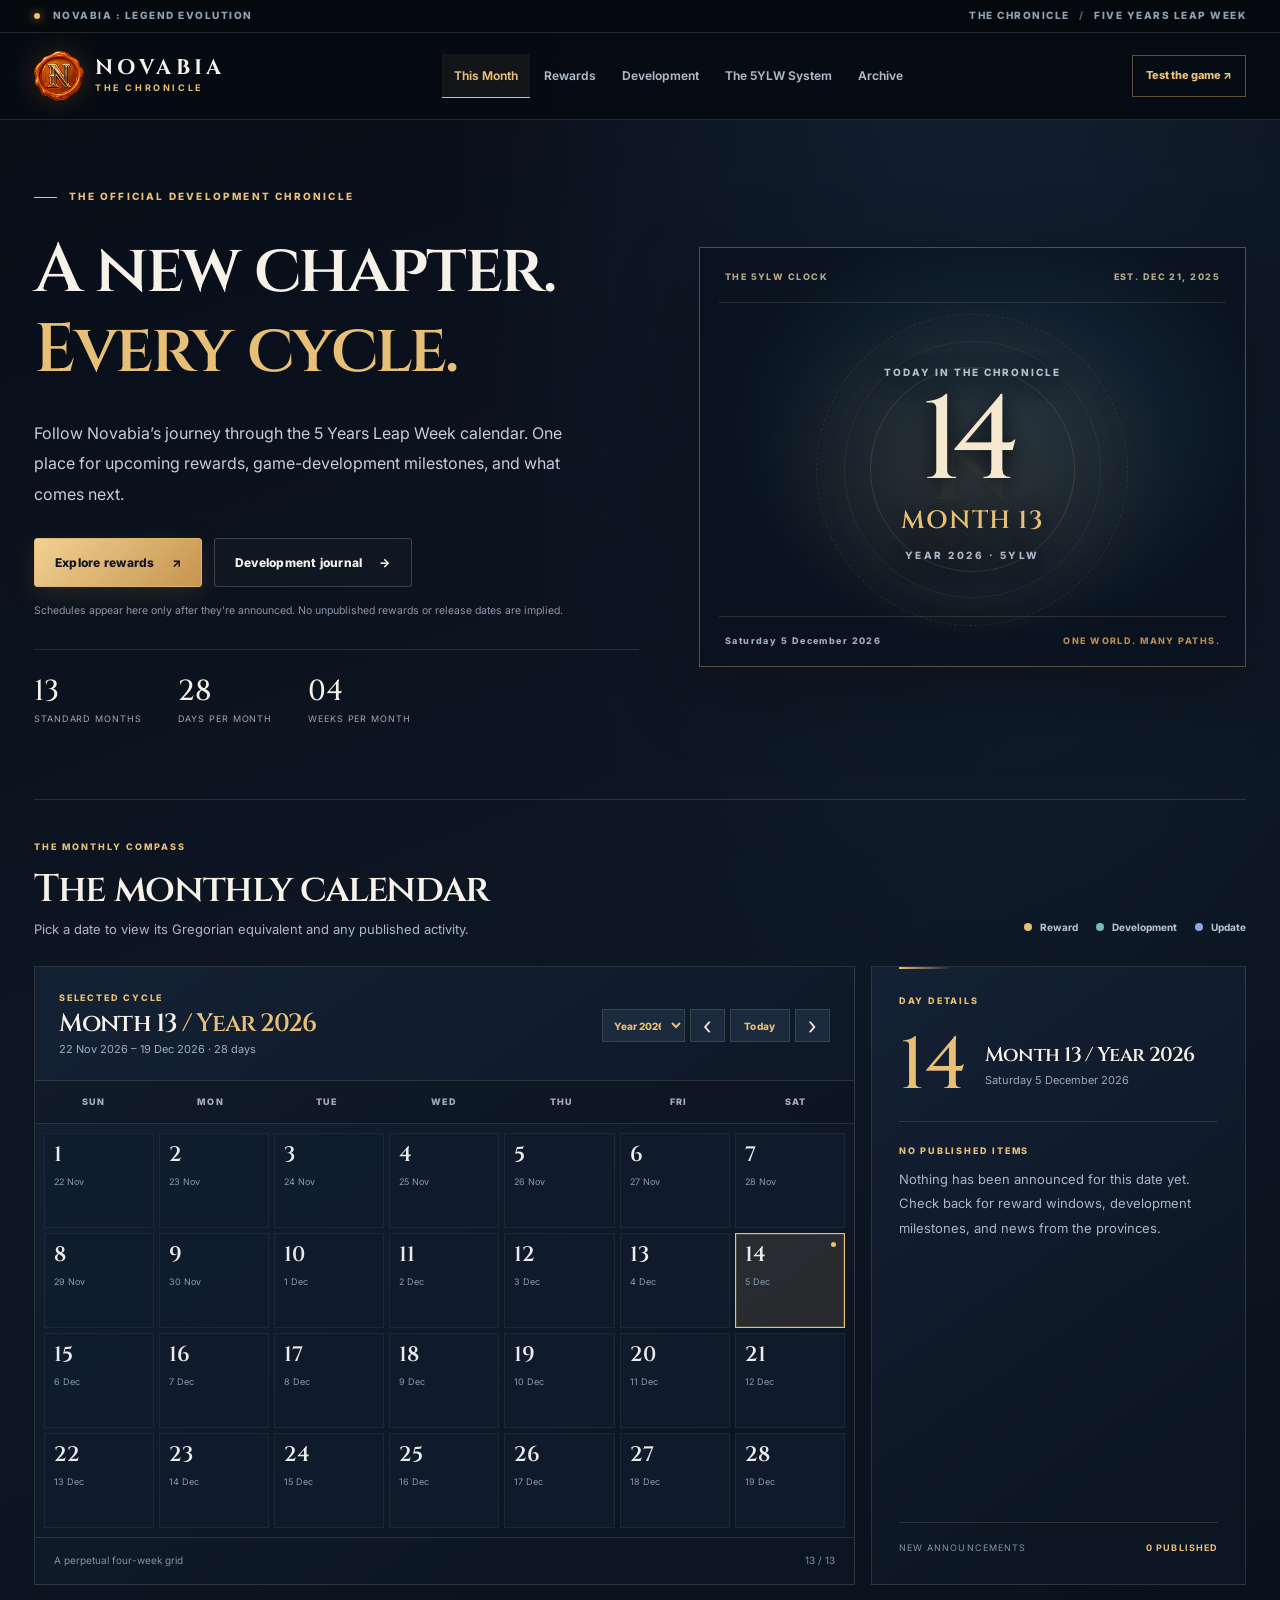
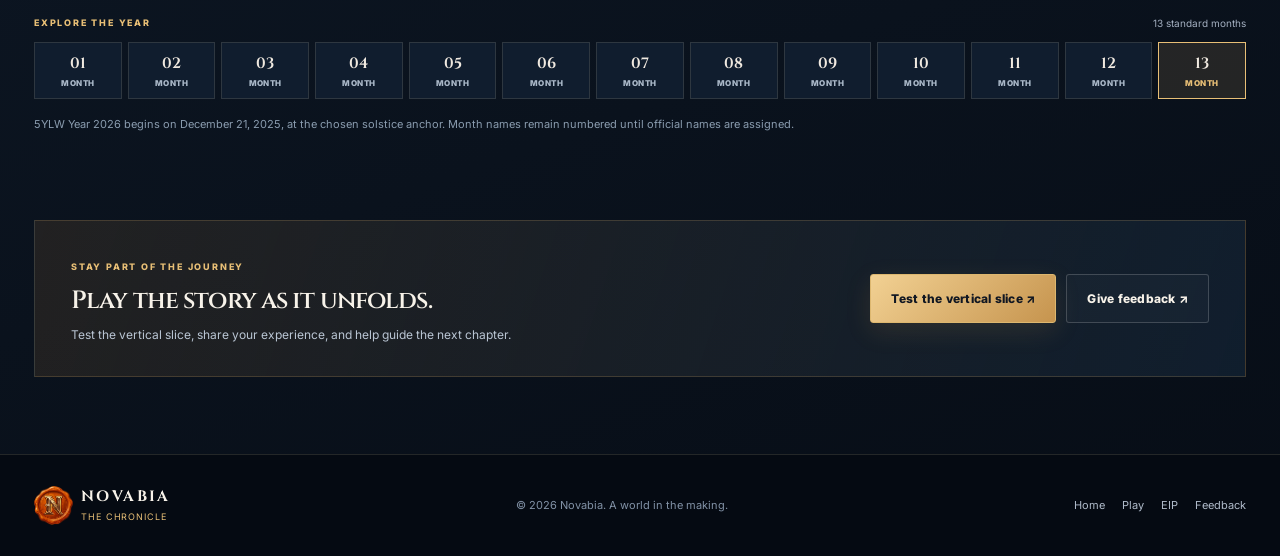
<file: index.html>
<!doctype html>
<html lang="en">
<head>
  <meta charset="utf-8">
  <meta name="viewport" content="width=device-width, initial-scale=1">
  <meta name="theme-color" content="#080e18">
  <meta name="description" content="The Novabia chronicle: monthly rewards, development updates, and the 5 Years Leap Week calendar.">
  <meta property="og:title" content="Novabia Calendar | The Chronicle">
  <meta property="og:description" content="Explore the Novabia 5YLW calendar, planned rewards and development updates.">
  <meta property="og:type" content="website">
  <meta property="og:url" content="https://calendar.novabia.dev/">
  <link rel="canonical" href="https://calendar.novabia.dev/">
  <link rel="icon" href="/favicon.png" type="image/png">
  <link rel="preconnect" href="https://fonts.googleapis.com">
  <link rel="preconnect" href="https://fonts.gstatic.com" crossorigin>
  <link href="https://fonts.googleapis.com/css2?family=Cinzel:wght@400;500;600;700;800&family=Inter:wght@400;500;600;700;800&display=swap" rel="stylesheet">
  <link rel="stylesheet" href="/styles.css">
  <script src="/schedule-data.js" defer></script>
  <script src="/script.js" defer></script>
  <title>This Month | Novabia Calendar</title>
</head>
<body>
  <a class="skip-link" href="#main">Skip to main content</a>
  <div class="topline"><div class="shell topline-inner"><span><span class="live-dot"></span> NOVABIA : LEGEND EVOLUTION</span><span>THE CHRONICLE <span class="topline-slash">/</span> FIVE YEARS LEAP WEEK</span></div></div>
  <header class="header">
    <div class="shell header-inner">
      <a class="brand" href="/" aria-label="Novabia calendar home"><img src="/favicon.png" alt="Novabia N seal" width="52" height="52"><span class="brand-text"><strong>NOVABIA</strong><small>THE CHRONICLE</small></span></a>
      <button class="menu-toggle" id="menuToggle" type="button" aria-label="Open navigation" aria-controls="primaryNav" aria-expanded="false"><span></span><span></span><span></span></button>
      <nav class="nav" id="primaryNav" aria-label="Calendar sections">
        <a href="/" data-tab="calendar">This Month</a>
        <a href="/rewards/" data-tab="rewards">Rewards</a>
        <a href="/development/" data-tab="development">Development</a>
        <a href="/system/" data-tab="system">The 5YLW System</a>
        <a href="/archive/" data-tab="archive">Archive</a>
      </nav>
      <a class="top-cta" href="https://play.novabia.dev/" target="_blank" rel="noopener noreferrer">Test the game <span aria-hidden="true">↗</span></a>
    </div>
  </header>
  <main id="main" tabindex="-1">
    <section class="page" id="calendar" aria-labelledby="calendar-title">
      <div class="shell hero-layout">
        <div class="hero-copy">
          <p class="eyebrow"><span class="rule"></span> THE OFFICIAL DEVELOPMENT CHRONICLE</p>
          <h1 id="calendar-title">A new chapter.<br><em>Every cycle.</em></h1>
          <p class="hero-text">Follow Novabia’s journey through the 5 Years Leap Week calendar. One place for upcoming rewards, game-development milestones, and what comes next.</p>
          <div class="hero-actions"><a href="/rewards/" class="btn btn-gold">Explore rewards <span aria-hidden="true">↗</span></a><a href="/development/" class="btn btn-outline">Development journal <span aria-hidden="true">→</span></a></div>
          <p class="hero-disclaimer">Schedules appear here only after they're announced. No unpublished rewards or release dates are implied.</p>
          <div class="hero-stats"><div><strong>13</strong><span>Standard months</span></div><div><strong>28</strong><span>Days per month</span></div><div><strong>04</strong><span>Weeks per month</span></div></div>
        </div>
        <div class="hero-display" aria-label="5YLW calendar today display">
          <div class="display-top"><span>THE 5YLW CLOCK</span><span>EST. DEC 21, 2025</span></div>
          <div class="display-middle"><span class="display-caption">TODAY IN THE CHRONICLE</span><strong id="heroDay">—</strong><span class="display-month" id="heroMonth">MONTH —</span><span class="display-year" id="heroYear">YEAR —</span></div>
          <div class="orbit" aria-hidden="true"><div class="orbit-inner"></div><div class="orbit-core">N</div></div>
          <div class="display-bottom"><span id="heroGregorian">Loading Gregorian date…</span><span class="display-motto">ONE WORLD. MANY PATHS.</span></div>
        </div>
      </div>
      <div class="shell calendar-zone">
        <div class="zone-header"><div><p class="eyebrow tiny">THE MONTHLY COMPASS</p><h2>The monthly calendar</h2><p>Pick a date to view its Gregorian equivalent and any published activity.</p></div><div class="legend"><span><i class="dot-reward"></i> Reward</span><span><i class="dot-dev"></i> Development</span><span><i class="dot-update"></i> Update</span></div></div>
        <div class="calendar-layout">
          <div class="calendar-panel">
            <div class="calendar-toolbar"><div><div class="micro-label">SELECTED CYCLE</div><h3 id="monthTitle">Month — <span>Year —</span></h3><p id="monthRange">—</p></div><div class="month-controls"><label class="visually-hidden" for="yearSelect">Jump to 5YLW year</label><select id="yearSelect" aria-label="Jump to 5YLW year"></select><button id="prevMonth" type="button" aria-label="Previous 5YLW month">‹</button><button id="todayMonth" type="button" class="today-control">Today</button><button id="nextMonth" type="button" aria-label="Next 5YLW month">›</button></div></div>
            <div class="weekday-row" aria-hidden="true"><span>SUN</span><span>MON</span><span>TUE</span><span>WED</span><span>THU</span><span>FRI</span><span>SAT</span></div>
            <div id="calendarGrid" class="calendar-grid" aria-label="5YLW month dates"></div>
            <div class="calendar-bottom"><span id="calendarFootnote">A perpetual four-week grid</span><span id="monthProgress">—</span></div>
          </div>
          <aside class="day-panel" aria-labelledby="dayPanelHeading"><div class="side-accent"></div><p class="micro-label">DAY DETAILS</p><div class="day-identity"><span id="selectedDayNumber">—</span><div><h3 id="dayPanelHeading">Select a day</h3><p id="selectedGregorian">—</p></div></div><div class="day-sep"></div><div id="dayEvents" aria-live="polite"><p class="day-placeholder">Choose a date to view activity.</p></div><div class="day-panel-foot"><span>NEW ANNOUNCEMENTS</span><strong id="eventCount">0 PUBLISHED</strong></div></aside>
        </div>
        <div class="month-strip-header"><span class="micro-label">EXPLORE THE YEAR</span><span id="yearNote">13 standard months</span></div>
        <div class="month-strip" id="monthStrip" aria-label="Choose a 5YLW month"></div>
        <p class="calendar-note">5YLW Year 2026 begins on December 21, 2025, at the chosen solstice anchor. Month names remain numbered until official names are assigned.</p>
      </div>
      <div class="shell lower-band"><div><span class="micro-label">STAY PART OF THE JOURNEY</span><h2>Play the story as it unfolds.</h2><p>Test the vertical slice, share your experience, and help guide the next chapter.</p></div><div class="band-actions"><a href="https://play.novabia.dev/" class="btn btn-gold" target="_blank" rel="noopener noreferrer">Test the vertical slice ↗</a><a href="https://docs.google.com/forms/d/e/1FAIpQLSfmMCT3sIPX58XtDPNlVVBDko5IoXiEAiZLQg-_gIgYaRyeRQ/viewform" target="_blank" rel="noopener noreferrer" class="btn btn-outline">Give feedback ↗</a></div></div>
    </section>
    <section class="page" id="rewards" aria-labelledby="rewards-title" hidden>
      <div class="shell page-heading"><p class="eyebrow"><span class="rule"></span> THE REWARD COMPASS</p><h1 id="rewards-title">Seven days.<br><em>A rising reward.</em></h1><p>Novabia’s proposed seven-day reward presentation: four opening days, two elevated days, and one grand finale. Specific items and availability will be published when confirmed.</p></div>
      <div class="shell section-body"><div class="section-caption"><div><span class="micro-label">REWARD DESIGN FORMAT</span><h2>A week worth returning for</h2></div><span class="draft-tag">DESIGN FORMAT · NOT A LIVE OFFER</span></div>
        <div class="reward-grid">
          <div class="reward-day small"><span>DAY 01</span><div class="reward-glyph">✦</div><strong>First steps</strong><small>1 reward slot</small></div>
          <div class="reward-day small"><span>DAY 02</span><div class="reward-glyph">✦</div><strong>Build momentum</strong><small>1 reward slot</small></div>
          <div class="reward-day small"><span>DAY 03</span><div class="reward-glyph">✦</div><strong>Keep exploring</strong><small>1 reward slot</small></div>
          <div class="reward-day small"><span>DAY 04</span><div class="reward-glyph">✦</div><strong>Stay the course</strong><small>1 reward slot</small></div>
          <div class="reward-day medium"><span>DAY 05 <b>ENHANCED</b></span><div class="reward-glyph">✦ ✦</div><strong>Double discovery</strong><small>2 reward slots</small></div>
          <div class="reward-day medium"><span>DAY 06 <b>ENHANCED</b></span><div class="reward-glyph">✦ ✦</div><strong>Two more treasures</strong><small>2 reward slots</small></div>
          <div class="reward-day grand"><span>DAY 07 <b>GRAND FINALE</b></span><div class="grand-center"><div class="grand-symbol">✧</div><div><strong>The seventh-day celebration</strong><p>Three reward slots. The climax of a full week of play.</p></div></div><small>3 reward slots · Contents to be announced</small></div>
        </div>
        <div class="section-caption published-head"><div><span class="micro-label">OFFICIALLY PUBLISHED</span><h2>Reward announcements</h2></div><a href="/" class="text-link">View calendar →</a></div><div id="rewardAnnouncements" class="announcements" aria-live="polite"></div>
        <div class="caution"><strong>About reward timing</strong><p>This page describes the agreed reward-layout concept, not a promise of active daily rewards. Dates, eligibility, contents and in-game claim rules will appear only when officially published.</p></div>
      </div>
    </section>
    <section class="page" id="development" aria-labelledby="dev-title" hidden>
      <div class="shell page-heading"><p class="eyebrow"><span class="rule"></span> FROM IDEA TO INTERACTIVE WORLD</p><h1 id="dev-title">The work behind<br><em>the world.</em></h1><p>Follow Novabia’s development themes as they move toward playable milestones. These are project workstreams, not claims that a specific milestone has shipped.</p></div>
      <div class="shell section-body"><div class="section-caption"><div><span class="micro-label">OUR CORE WORKSTREAMS</span><h2>Built layer by layer</h2></div><span class="draft-tag">DATES PUBLISHED SEPARATELY</span></div>
        <div class="workstream-grid">
          <article class="workstream"><span>01 / WORLD</span><div class="work-icon">◈</div><h3>Provincial journeys</h3><p>Distinct Elemental, Landscape, and Kinetic starting routes, each shaped by its own conflict and objectives.</p><small>STORY & QUEST DESIGN</small></article>
          <article class="workstream"><span>02 / COMPANIONS</span><div class="work-icon">✧</div><h3>Evolution & affinity</h3><p>Branching forms, type interactions, and the Heir–Tutor teaching process behind Stage 3 evolution.</p><small>CREATURE SYSTEMS</small></article>
          <article class="workstream"><span>03 / BATTLE</span><div class="work-icon">⚔</div><h3>Combat & cheers</h3><p>Turn-based decisions, tactical affinities, and companion support abilities beyond direct attacks.</p><small>GAMEPLAY SYSTEMS</small></article>
          <article class="workstream"><span>04 / PROGRESSION</span><div class="work-icon">▤</div><h3>Caravan & supplies</h3><p>Companion care, gear, training books, instruments, supply management and progression systems.</p><small>PLAYER EXPERIENCE</small></article>
          <article class="workstream"><span>05 / BUILD</span><div class="work-icon">⌘</div><h3>Browser vertical slice</h3><p>A Godot browser build for players to test core interactions and provide practical feedback.</p><small>TECHNOLOGY & DELIVERY</small></article>
          <article class="workstream"><span>06 / COMMUNITY</span><div class="work-icon">✦</div><h3>Feedback & iteration</h3><p>Evaluate usability, clarity, difficulty, and companion attachment through structured player feedback.</p><small>VALIDATION</small></article>
        </div>
        <div class="section-caption published-head"><div><span class="micro-label">TIMED UPDATES</span><h2>Development milestones</h2></div><a href="/" class="text-link">Browse the calendar →</a></div><div id="devAnnouncements" class="announcements" aria-live="polite"></div>
        <div class="lower-band inner"><div><span class="micro-label">HELP SHAPE NOVABIA</span><h2>Play. Observe. Tell us.</h2><p>We’re collecting player impressions through the official tester questionnaire.</p></div><div class="band-actions"><a class="btn btn-gold" href="https://docs.google.com/forms/d/e/1FAIpQLSfmMCT3sIPX58XtDPNlVVBDko5IoXiEAiZLQg-_gIgYaRyeRQ/viewform" target="_blank" rel="noopener noreferrer">Tester survey ↗</a></div></div>
      </div>
    </section>
    <section class="page" id="system" aria-labelledby="system-title" hidden>
      <div class="shell page-heading"><p class="eyebrow"><span class="rule"></span> THE SYSTEM UNDER THE CHRONICLE</p><h1 id="system-title">Time, given<br><em>a new rhythm.</em></h1><p>This site uses the proposed Five Years Leap Week (5YLW) model: thirteen identical 28-day months, with a full extra week inserted in qualifying years.</p></div>
      <div class="shell section-body"><div class="principles"><div><strong>13</strong><span>NUMBERED MONTHS</span></div><div><strong>28</strong><span>DAYS IN EACH MONTH</span></div><div><strong>07</strong><span>DAYS IN A LEAP WEEK</span></div><div><strong>364</strong><span>DAYS IN A BASE YEAR</span></div></div>
      <div class="guide-layout"><div class="guide-main"><span class="micro-label">HOW THE CALENDAR WORKS</span><h2>Four weeks. Every month.</h2><p>Each standard month begins on the same weekday and contains four uninterrupted weeks. The day-of-week sequence never skips a day.</p><div class="rules"><div><b>01</b><p><strong>Thirteen standard months</strong><span>Months 01–13 each contain exactly 28 days.</span></p></div><div><b>02</b><p><strong>A fourteenth month in leap years</strong><span>Qualifying years include the seven-day intercalary “Hany’s Week”.</span></p></div><div><b>03</b><p><strong>The Base-5 protocol</strong><span>Add a leap week for years divisible by 5; skip it for years divisible by 50; also skip when (year − 25) is divisible by 400.</span></p></div><div><b>04</b><p><strong>Our epoch</strong><span>Year 2026, Month 01, Day 01 corresponds to December 21, 2025, the epoch specified in the 5YLW proposal.</span></p></div></div></div>
      <div class="converter"><span class="micro-label">INTERACTIVE DATE CONVERTER</span><h3>Find your 5YLW date</h3><label for="gregorianInput">GREGORIAN DATE</label><input id="gregorianInput" type="date" min="2025-12-21" max="2120-12-31"><div class="conversion-result"><small>5YLW EQUIVALENT</small><strong id="convertedDate">—</strong><span id="convertedWeekday">—</span></div><button id="copyDate" type="button" class="btn btn-outline">Copy this date <span aria-hidden="true">⧉</span></button><p class="converter-info" id="converterMessage" role="status">This is a proposal-based converter, not an internationally adopted civil calendar.</p></div></div>
      <p class="system-footnote">Year-label convention: 5YLW Year 2026 starts on 21 December 2025; the leap-week protocol uses the displayed 5YLW year number (for example, 2030 is a leap-week year). The proposed calendar’s 13 standard month names are not assigned, so this site displays Month 01–13.</p>
      </div>
    </section>
    <section class="page" id="archive" aria-labelledby="archive-title" hidden>
      <div class="shell page-heading"><p class="eyebrow"><span class="rule"></span> THE NOVABIA CHRONICLE</p><h1 id="archive-title">Every step<br><em>leaves a mark.</em></h1><p>Past published rewards, updates, and development milestones will be preserved here when they become available.</p></div>
      <div class="shell section-body"><div class="archive-top"><div><span class="micro-label">PUBLISHED RECORD</span><h2>Chronicle archive</h2></div><select id="archiveFilter" aria-label="Filter archived updates"><option value="all">All categories</option><option value="reward">Rewards</option><option value="development">Development</option><option value="update">Announcements</option></select></div><div id="archiveList" class="archive-list" aria-live="polite"></div><div class="archive-guide"><div><span class="micro-label">CROSS THE PROVINCES</span><h3>There's more to discover.</h3><p>Learn about the game's world, read the investor thesis, or try the current build.</p></div><div><a href="https://novabia.dev/" target="_blank" rel="noopener noreferrer">Explore Novabia ↗</a><a href="https://eip.novabia.dev/" target="_blank" rel="noopener noreferrer">Investor portal ↗</a><a href="https://play.novabia.dev/" target="_blank" rel="noopener noreferrer">Play the game ↗</a></div></div></div>
    </section>
  </main>
  <footer class="footer"><div class="shell footer-inner"><div class="footer-logo"><img src="/favicon.png" alt="" width="38" height="38"><span><strong>NOVABIA</strong><small>THE CHRONICLE</small></span></div><p>© <span id="copyrightYear">2026</span> Novabia. A world in the making.</p><div class="footer-links"><a href="https://novabia.dev/">Home</a><a href="https://play.novabia.dev/">Play</a><a href="https://eip.novabia.dev/">EIP</a><a href="https://docs.google.com/forms/d/e/1FAIpQLSfmMCT3sIPX58XtDPNlVVBDko5IoXiEAiZLQg-_gIgYaRyeRQ/viewform" target="_blank" rel="noopener noreferrer">Feedback</a></div></div></footer>
</body>
</html>
</file>
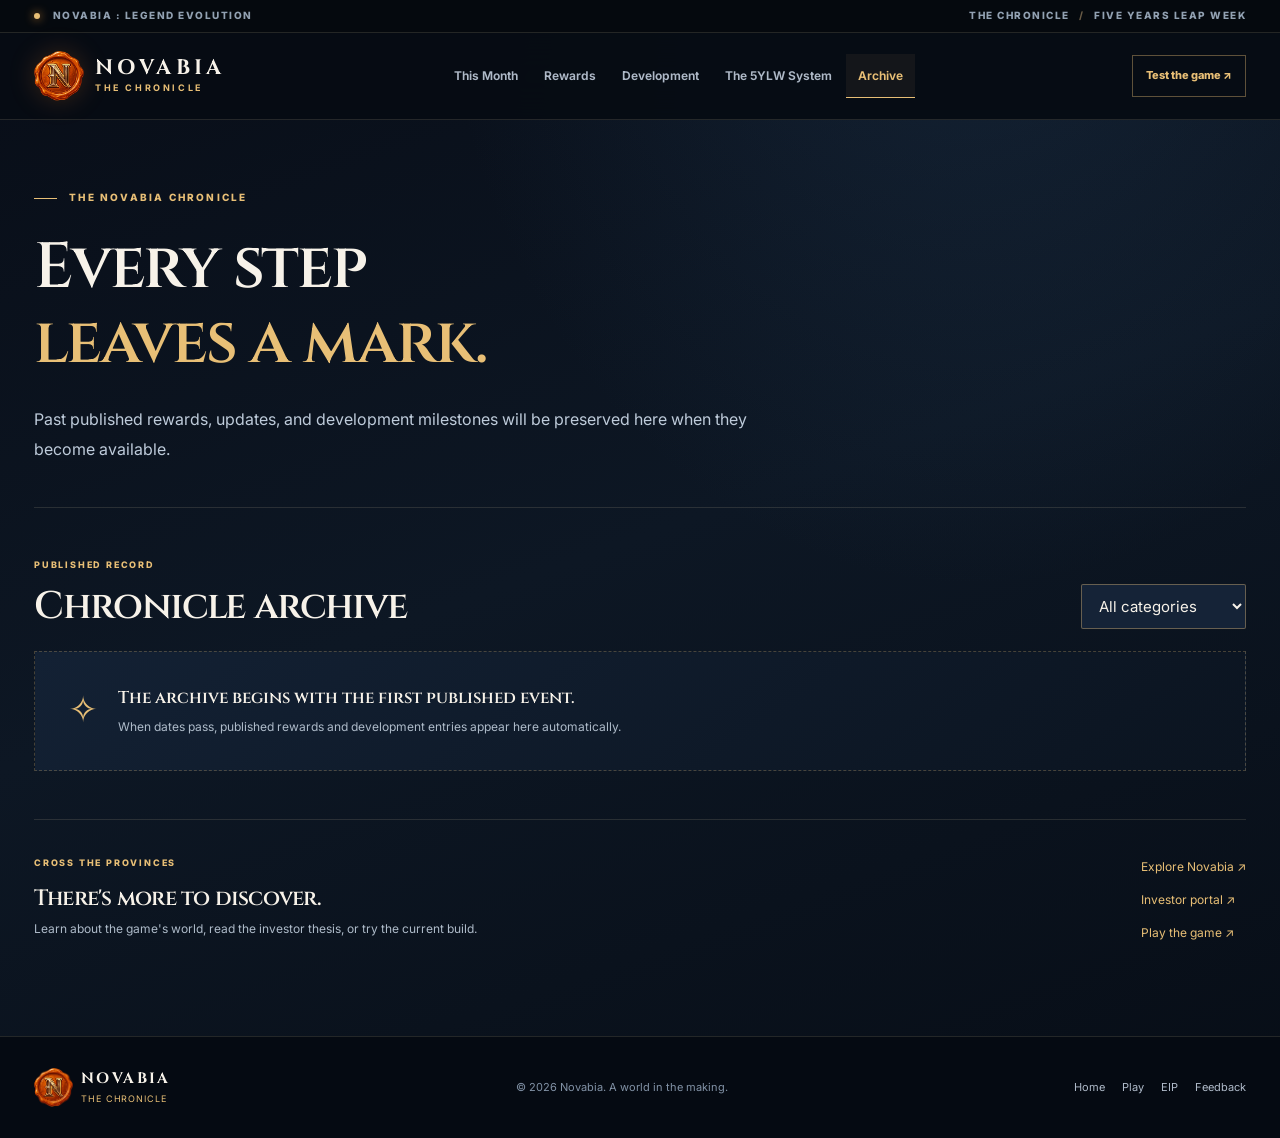
<file: archive/index.html>
<!doctype html>
<html lang="en">
<head>
  <meta charset="utf-8">
  <meta name="viewport" content="width=device-width, initial-scale=1">
  <meta name="theme-color" content="#080e18">
  <meta name="description" content="The Novabia chronicle: monthly rewards, development updates, and the 5 Years Leap Week calendar.">
  <meta property="og:title" content="Novabia Calendar | The Chronicle">
  <meta property="og:description" content="Explore the Novabia 5YLW calendar, planned rewards and development updates.">
  <meta property="og:type" content="website">
  <meta property="og:url" content="https://calendar.novabia.dev/archive/">
  <link rel="canonical" href="https://calendar.novabia.dev/archive/">
  <link rel="icon" href="/favicon.png" type="image/png">
  <link rel="preconnect" href="https://fonts.googleapis.com">
  <link rel="preconnect" href="https://fonts.gstatic.com" crossorigin>
  <link href="https://fonts.googleapis.com/css2?family=Cinzel:wght@400;500;600;700;800&family=Inter:wght@400;500;600;700;800&display=swap" rel="stylesheet">
  <link rel="stylesheet" href="/styles.css">
  <script src="/schedule-data.js" defer></script>
  <script src="/script.js" defer></script>
  <title>Archive | Novabia Calendar</title>
</head>
<body>
  <a class="skip-link" href="#main">Skip to main content</a>
  <div class="topline"><div class="shell topline-inner"><span><span class="live-dot"></span> NOVABIA : LEGEND EVOLUTION</span><span>THE CHRONICLE <span class="topline-slash">/</span> FIVE YEARS LEAP WEEK</span></div></div>
  <header class="header">
    <div class="shell header-inner">
      <a class="brand" href="/" aria-label="Novabia calendar home"><img src="/favicon.png" alt="Novabia N seal" width="52" height="52"><span class="brand-text"><strong>NOVABIA</strong><small>THE CHRONICLE</small></span></a>
      <button class="menu-toggle" id="menuToggle" type="button" aria-label="Open navigation" aria-controls="primaryNav" aria-expanded="false"><span></span><span></span><span></span></button>
      <nav class="nav" id="primaryNav" aria-label="Calendar sections">
        <a href="/" data-tab="calendar">This Month</a>
        <a href="/rewards/" data-tab="rewards">Rewards</a>
        <a href="/development/" data-tab="development">Development</a>
        <a href="/system/" data-tab="system">The 5YLW System</a>
        <a href="/archive/" data-tab="archive">Archive</a>
      </nav>
      <a class="top-cta" href="https://play.novabia.dev/" target="_blank" rel="noopener noreferrer">Test the game <span aria-hidden="true">↗</span></a>
    </div>
  </header>
  <main id="main" tabindex="-1">
    <section class="page" id="calendar" aria-labelledby="calendar-title" hidden>
      <div class="shell hero-layout">
        <div class="hero-copy">
          <p class="eyebrow"><span class="rule"></span> THE OFFICIAL DEVELOPMENT CHRONICLE</p>
          <h1 id="calendar-title">A new chapter.<br><em>Every cycle.</em></h1>
          <p class="hero-text">Follow Novabia’s journey through the 5 Years Leap Week calendar. One place for upcoming rewards, game-development milestones, and what comes next.</p>
          <div class="hero-actions"><a href="/rewards/" class="btn btn-gold">Explore rewards <span aria-hidden="true">↗</span></a><a href="/development/" class="btn btn-outline">Development journal <span aria-hidden="true">→</span></a></div>
          <p class="hero-disclaimer">Schedules appear here only after they're announced. No unpublished rewards or release dates are implied.</p>
          <div class="hero-stats"><div><strong>13</strong><span>Standard months</span></div><div><strong>28</strong><span>Days per month</span></div><div><strong>04</strong><span>Weeks per month</span></div></div>
        </div>
        <div class="hero-display" aria-label="5YLW calendar today display">
          <div class="display-top"><span>THE 5YLW CLOCK</span><span>EST. DEC 21, 2025</span></div>
          <div class="display-middle"><span class="display-caption">TODAY IN THE CHRONICLE</span><strong id="heroDay">—</strong><span class="display-month" id="heroMonth">MONTH —</span><span class="display-year" id="heroYear">YEAR —</span></div>
          <div class="orbit" aria-hidden="true"><div class="orbit-inner"></div><div class="orbit-core">N</div></div>
          <div class="display-bottom"><span id="heroGregorian">Loading Gregorian date…</span><span class="display-motto">ONE WORLD. MANY PATHS.</span></div>
        </div>
      </div>
      <div class="shell calendar-zone">
        <div class="zone-header"><div><p class="eyebrow tiny">THE MONTHLY COMPASS</p><h2>The monthly calendar</h2><p>Pick a date to view its Gregorian equivalent and any published activity.</p></div><div class="legend"><span><i class="dot-reward"></i> Reward</span><span><i class="dot-dev"></i> Development</span><span><i class="dot-update"></i> Update</span></div></div>
        <div class="calendar-layout">
          <div class="calendar-panel">
            <div class="calendar-toolbar"><div><div class="micro-label">SELECTED CYCLE</div><h3 id="monthTitle">Month — <span>Year —</span></h3><p id="monthRange">—</p></div><div class="month-controls"><label class="visually-hidden" for="yearSelect">Jump to 5YLW year</label><select id="yearSelect" aria-label="Jump to 5YLW year"></select><button id="prevMonth" type="button" aria-label="Previous 5YLW month">‹</button><button id="todayMonth" type="button" class="today-control">Today</button><button id="nextMonth" type="button" aria-label="Next 5YLW month">›</button></div></div>
            <div class="weekday-row" aria-hidden="true"><span>SUN</span><span>MON</span><span>TUE</span><span>WED</span><span>THU</span><span>FRI</span><span>SAT</span></div>
            <div id="calendarGrid" class="calendar-grid" aria-label="5YLW month dates"></div>
            <div class="calendar-bottom"><span id="calendarFootnote">A perpetual four-week grid</span><span id="monthProgress">—</span></div>
          </div>
          <aside class="day-panel" aria-labelledby="dayPanelHeading"><div class="side-accent"></div><p class="micro-label">DAY DETAILS</p><div class="day-identity"><span id="selectedDayNumber">—</span><div><h3 id="dayPanelHeading">Select a day</h3><p id="selectedGregorian">—</p></div></div><div class="day-sep"></div><div id="dayEvents" aria-live="polite"><p class="day-placeholder">Choose a date to view activity.</p></div><div class="day-panel-foot"><span>NEW ANNOUNCEMENTS</span><strong id="eventCount">0 PUBLISHED</strong></div></aside>
        </div>
        <div class="month-strip-header"><span class="micro-label">EXPLORE THE YEAR</span><span id="yearNote">13 standard months</span></div>
        <div class="month-strip" id="monthStrip" aria-label="Choose a 5YLW month"></div>
        <p class="calendar-note">5YLW Year 2026 begins on December 21, 2025, at the chosen solstice anchor. Month names remain numbered until official names are assigned.</p>
      </div>
      <div class="shell lower-band"><div><span class="micro-label">STAY PART OF THE JOURNEY</span><h2>Play the story as it unfolds.</h2><p>Test the vertical slice, share your experience, and help guide the next chapter.</p></div><div class="band-actions"><a href="https://play.novabia.dev/" class="btn btn-gold" target="_blank" rel="noopener noreferrer">Test the vertical slice ↗</a><a href="https://docs.google.com/forms/d/e/1FAIpQLSfmMCT3sIPX58XtDPNlVVBDko5IoXiEAiZLQg-_gIgYaRyeRQ/viewform" target="_blank" rel="noopener noreferrer" class="btn btn-outline">Give feedback ↗</a></div></div>
    </section>
    <section class="page" id="rewards" aria-labelledby="rewards-title" hidden>
      <div class="shell page-heading"><p class="eyebrow"><span class="rule"></span> THE REWARD COMPASS</p><h1 id="rewards-title">Seven days.<br><em>A rising reward.</em></h1><p>Novabia’s proposed seven-day reward presentation: four opening days, two elevated days, and one grand finale. Specific items and availability will be published when confirmed.</p></div>
      <div class="shell section-body"><div class="section-caption"><div><span class="micro-label">REWARD DESIGN FORMAT</span><h2>A week worth returning for</h2></div><span class="draft-tag">DESIGN FORMAT · NOT A LIVE OFFER</span></div>
        <div class="reward-grid">
          <div class="reward-day small"><span>DAY 01</span><div class="reward-glyph">✦</div><strong>First steps</strong><small>1 reward slot</small></div>
          <div class="reward-day small"><span>DAY 02</span><div class="reward-glyph">✦</div><strong>Build momentum</strong><small>1 reward slot</small></div>
          <div class="reward-day small"><span>DAY 03</span><div class="reward-glyph">✦</div><strong>Keep exploring</strong><small>1 reward slot</small></div>
          <div class="reward-day small"><span>DAY 04</span><div class="reward-glyph">✦</div><strong>Stay the course</strong><small>1 reward slot</small></div>
          <div class="reward-day medium"><span>DAY 05 <b>ENHANCED</b></span><div class="reward-glyph">✦ ✦</div><strong>Double discovery</strong><small>2 reward slots</small></div>
          <div class="reward-day medium"><span>DAY 06 <b>ENHANCED</b></span><div class="reward-glyph">✦ ✦</div><strong>Two more treasures</strong><small>2 reward slots</small></div>
          <div class="reward-day grand"><span>DAY 07 <b>GRAND FINALE</b></span><div class="grand-center"><div class="grand-symbol">✧</div><div><strong>The seventh-day celebration</strong><p>Three reward slots. The climax of a full week of play.</p></div></div><small>3 reward slots · Contents to be announced</small></div>
        </div>
        <div class="section-caption published-head"><div><span class="micro-label">OFFICIALLY PUBLISHED</span><h2>Reward announcements</h2></div><a href="/" class="text-link">View calendar →</a></div><div id="rewardAnnouncements" class="announcements" aria-live="polite"></div>
        <div class="caution"><strong>About reward timing</strong><p>This page describes the agreed reward-layout concept, not a promise of active daily rewards. Dates, eligibility, contents and in-game claim rules will appear only when officially published.</p></div>
      </div>
    </section>
    <section class="page" id="development" aria-labelledby="dev-title" hidden>
      <div class="shell page-heading"><p class="eyebrow"><span class="rule"></span> FROM IDEA TO INTERACTIVE WORLD</p><h1 id="dev-title">The work behind<br><em>the world.</em></h1><p>Follow Novabia’s development themes as they move toward playable milestones. These are project workstreams, not claims that a specific milestone has shipped.</p></div>
      <div class="shell section-body"><div class="section-caption"><div><span class="micro-label">OUR CORE WORKSTREAMS</span><h2>Built layer by layer</h2></div><span class="draft-tag">DATES PUBLISHED SEPARATELY</span></div>
        <div class="workstream-grid">
          <article class="workstream"><span>01 / WORLD</span><div class="work-icon">◈</div><h3>Provincial journeys</h3><p>Distinct Elemental, Landscape, and Kinetic starting routes, each shaped by its own conflict and objectives.</p><small>STORY & QUEST DESIGN</small></article>
          <article class="workstream"><span>02 / COMPANIONS</span><div class="work-icon">✧</div><h3>Evolution & affinity</h3><p>Branching forms, type interactions, and the Heir–Tutor teaching process behind Stage 3 evolution.</p><small>CREATURE SYSTEMS</small></article>
          <article class="workstream"><span>03 / BATTLE</span><div class="work-icon">⚔</div><h3>Combat & cheers</h3><p>Turn-based decisions, tactical affinities, and companion support abilities beyond direct attacks.</p><small>GAMEPLAY SYSTEMS</small></article>
          <article class="workstream"><span>04 / PROGRESSION</span><div class="work-icon">▤</div><h3>Caravan & supplies</h3><p>Companion care, gear, training books, instruments, supply management and progression systems.</p><small>PLAYER EXPERIENCE</small></article>
          <article class="workstream"><span>05 / BUILD</span><div class="work-icon">⌘</div><h3>Browser vertical slice</h3><p>A Godot browser build for players to test core interactions and provide practical feedback.</p><small>TECHNOLOGY & DELIVERY</small></article>
          <article class="workstream"><span>06 / COMMUNITY</span><div class="work-icon">✦</div><h3>Feedback & iteration</h3><p>Evaluate usability, clarity, difficulty, and companion attachment through structured player feedback.</p><small>VALIDATION</small></article>
        </div>
        <div class="section-caption published-head"><div><span class="micro-label">TIMED UPDATES</span><h2>Development milestones</h2></div><a href="/" class="text-link">Browse the calendar →</a></div><div id="devAnnouncements" class="announcements" aria-live="polite"></div>
        <div class="lower-band inner"><div><span class="micro-label">HELP SHAPE NOVABIA</span><h2>Play. Observe. Tell us.</h2><p>We’re collecting player impressions through the official tester questionnaire.</p></div><div class="band-actions"><a class="btn btn-gold" href="https://docs.google.com/forms/d/e/1FAIpQLSfmMCT3sIPX58XtDPNlVVBDko5IoXiEAiZLQg-_gIgYaRyeRQ/viewform" target="_blank" rel="noopener noreferrer">Tester survey ↗</a></div></div>
      </div>
    </section>
    <section class="page" id="system" aria-labelledby="system-title" hidden>
      <div class="shell page-heading"><p class="eyebrow"><span class="rule"></span> THE SYSTEM UNDER THE CHRONICLE</p><h1 id="system-title">Time, given<br><em>a new rhythm.</em></h1><p>This site uses the proposed Five Years Leap Week (5YLW) model: thirteen identical 28-day months, with a full extra week inserted in qualifying years.</p></div>
      <div class="shell section-body"><div class="principles"><div><strong>13</strong><span>NUMBERED MONTHS</span></div><div><strong>28</strong><span>DAYS IN EACH MONTH</span></div><div><strong>07</strong><span>DAYS IN A LEAP WEEK</span></div><div><strong>364</strong><span>DAYS IN A BASE YEAR</span></div></div>
      <div class="guide-layout"><div class="guide-main"><span class="micro-label">HOW THE CALENDAR WORKS</span><h2>Four weeks. Every month.</h2><p>Each standard month begins on the same weekday and contains four uninterrupted weeks. The day-of-week sequence never skips a day.</p><div class="rules"><div><b>01</b><p><strong>Thirteen standard months</strong><span>Months 01–13 each contain exactly 28 days.</span></p></div><div><b>02</b><p><strong>A fourteenth month in leap years</strong><span>Qualifying years include the seven-day intercalary “Hany’s Week”.</span></p></div><div><b>03</b><p><strong>The Base-5 protocol</strong><span>Add a leap week for years divisible by 5; skip it for years divisible by 50; also skip when (year − 25) is divisible by 400.</span></p></div><div><b>04</b><p><strong>Our epoch</strong><span>Year 2026, Month 01, Day 01 corresponds to December 21, 2025, the epoch specified in the 5YLW proposal.</span></p></div></div></div>
      <div class="converter"><span class="micro-label">INTERACTIVE DATE CONVERTER</span><h3>Find your 5YLW date</h3><label for="gregorianInput">GREGORIAN DATE</label><input id="gregorianInput" type="date" min="2025-12-21" max="2120-12-31"><div class="conversion-result"><small>5YLW EQUIVALENT</small><strong id="convertedDate">—</strong><span id="convertedWeekday">—</span></div><button id="copyDate" type="button" class="btn btn-outline">Copy this date <span aria-hidden="true">⧉</span></button><p class="converter-info" id="converterMessage" role="status">This is a proposal-based converter, not an internationally adopted civil calendar.</p></div></div>
      <p class="system-footnote">Year-label convention: 5YLW Year 2026 starts on 21 December 2025; the leap-week protocol uses the displayed 5YLW year number (for example, 2030 is a leap-week year). The proposed calendar’s 13 standard month names are not assigned, so this site displays Month 01–13.</p>
      </div>
    </section>
    <section class="page" id="archive" aria-labelledby="archive-title">
      <div class="shell page-heading"><p class="eyebrow"><span class="rule"></span> THE NOVABIA CHRONICLE</p><h1 id="archive-title">Every step<br><em>leaves a mark.</em></h1><p>Past published rewards, updates, and development milestones will be preserved here when they become available.</p></div>
      <div class="shell section-body"><div class="archive-top"><div><span class="micro-label">PUBLISHED RECORD</span><h2>Chronicle archive</h2></div><select id="archiveFilter" aria-label="Filter archived updates"><option value="all">All categories</option><option value="reward">Rewards</option><option value="development">Development</option><option value="update">Announcements</option></select></div><div id="archiveList" class="archive-list" aria-live="polite"></div><div class="archive-guide"><div><span class="micro-label">CROSS THE PROVINCES</span><h3>There's more to discover.</h3><p>Learn about the game's world, read the investor thesis, or try the current build.</p></div><div><a href="https://novabia.dev/" target="_blank" rel="noopener noreferrer">Explore Novabia ↗</a><a href="https://eip.novabia.dev/" target="_blank" rel="noopener noreferrer">Investor portal ↗</a><a href="https://play.novabia.dev/" target="_blank" rel="noopener noreferrer">Play the game ↗</a></div></div></div>
    </section>
  </main>
  <footer class="footer"><div class="shell footer-inner"><div class="footer-logo"><img src="/favicon.png" alt="" width="38" height="38"><span><strong>NOVABIA</strong><small>THE CHRONICLE</small></span></div><p>© <span id="copyrightYear">2026</span> Novabia. A world in the making.</p><div class="footer-links"><a href="https://novabia.dev/">Home</a><a href="https://play.novabia.dev/">Play</a><a href="https://eip.novabia.dev/">EIP</a><a href="https://docs.google.com/forms/d/e/1FAIpQLSfmMCT3sIPX58XtDPNlVVBDko5IoXiEAiZLQg-_gIgYaRyeRQ/viewform" target="_blank" rel="noopener noreferrer">Feedback</a></div></div></footer>
</body>
</html>
</file>
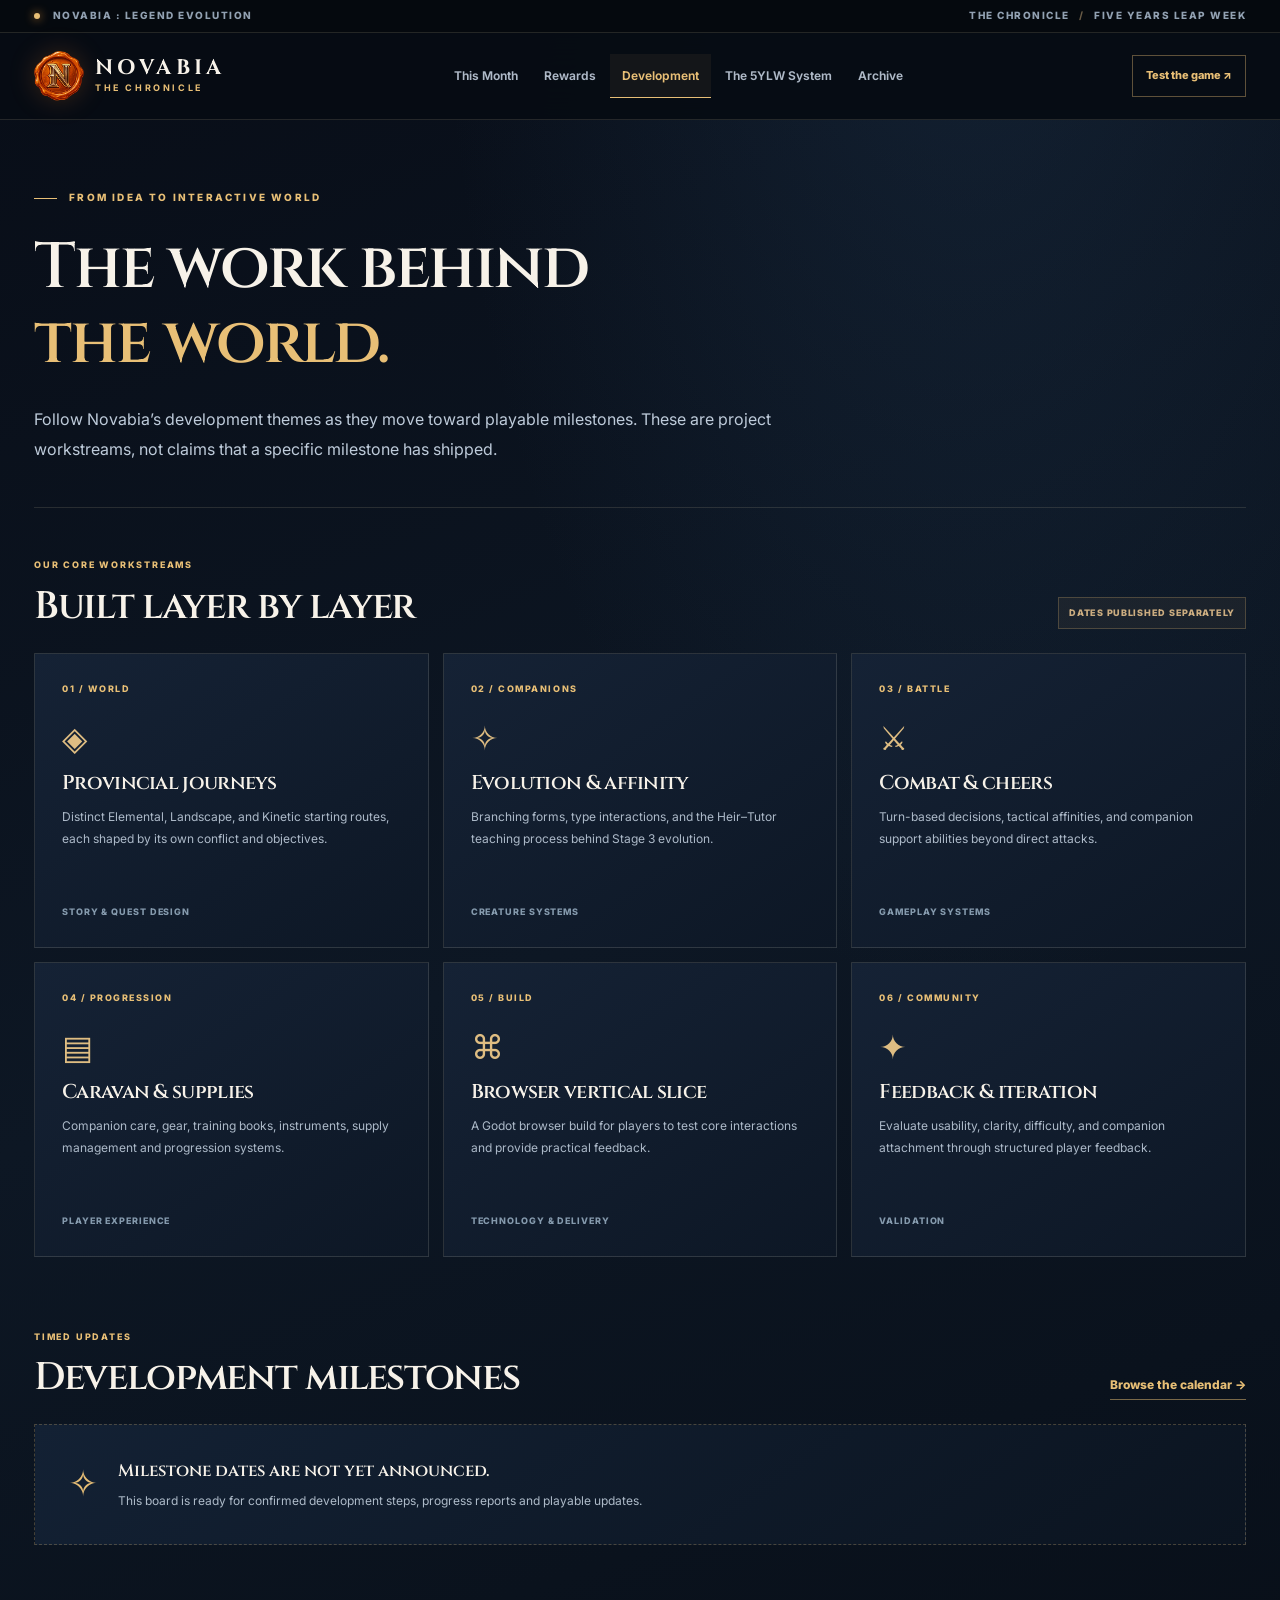
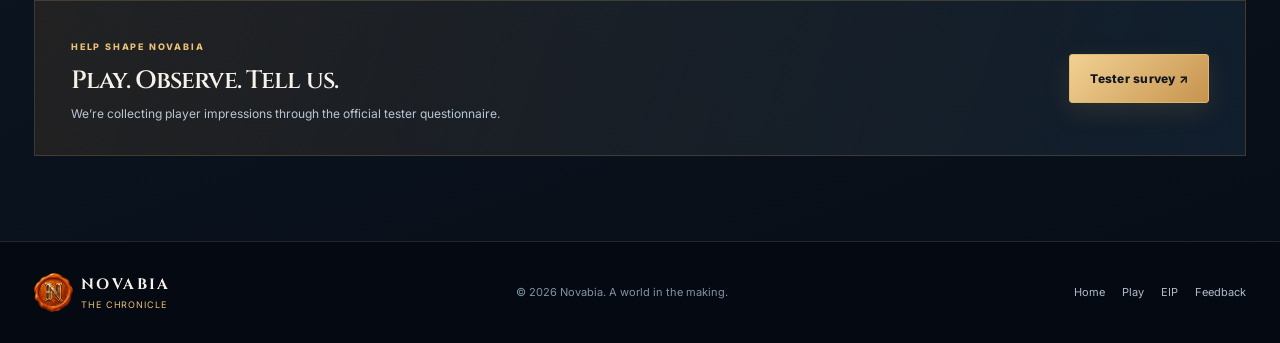
<file: development/index.html>
<!doctype html>
<html lang="en">
<head>
  <meta charset="utf-8">
  <meta name="viewport" content="width=device-width, initial-scale=1">
  <meta name="theme-color" content="#080e18">
  <meta name="description" content="The Novabia chronicle: monthly rewards, development updates, and the 5 Years Leap Week calendar.">
  <meta property="og:title" content="Novabia Calendar | The Chronicle">
  <meta property="og:description" content="Explore the Novabia 5YLW calendar, planned rewards and development updates.">
  <meta property="og:type" content="website">
  <meta property="og:url" content="https://calendar.novabia.dev/development/">
  <link rel="canonical" href="https://calendar.novabia.dev/development/">
  <link rel="icon" href="/favicon.png" type="image/png">
  <link rel="preconnect" href="https://fonts.googleapis.com">
  <link rel="preconnect" href="https://fonts.gstatic.com" crossorigin>
  <link href="https://fonts.googleapis.com/css2?family=Cinzel:wght@400;500;600;700;800&family=Inter:wght@400;500;600;700;800&display=swap" rel="stylesheet">
  <link rel="stylesheet" href="/styles.css">
  <script src="/schedule-data.js" defer></script>
  <script src="/script.js" defer></script>
  <title>Development | Novabia Calendar</title>
</head>
<body>
  <a class="skip-link" href="#main">Skip to main content</a>
  <div class="topline"><div class="shell topline-inner"><span><span class="live-dot"></span> NOVABIA : LEGEND EVOLUTION</span><span>THE CHRONICLE <span class="topline-slash">/</span> FIVE YEARS LEAP WEEK</span></div></div>
  <header class="header">
    <div class="shell header-inner">
      <a class="brand" href="/" aria-label="Novabia calendar home"><img src="/favicon.png" alt="Novabia N seal" width="52" height="52"><span class="brand-text"><strong>NOVABIA</strong><small>THE CHRONICLE</small></span></a>
      <button class="menu-toggle" id="menuToggle" type="button" aria-label="Open navigation" aria-controls="primaryNav" aria-expanded="false"><span></span><span></span><span></span></button>
      <nav class="nav" id="primaryNav" aria-label="Calendar sections">
        <a href="/" data-tab="calendar">This Month</a>
        <a href="/rewards/" data-tab="rewards">Rewards</a>
        <a href="/development/" data-tab="development">Development</a>
        <a href="/system/" data-tab="system">The 5YLW System</a>
        <a href="/archive/" data-tab="archive">Archive</a>
      </nav>
      <a class="top-cta" href="https://play.novabia.dev/" target="_blank" rel="noopener noreferrer">Test the game <span aria-hidden="true">↗</span></a>
    </div>
  </header>
  <main id="main" tabindex="-1">
    <section class="page" id="calendar" aria-labelledby="calendar-title" hidden>
      <div class="shell hero-layout">
        <div class="hero-copy">
          <p class="eyebrow"><span class="rule"></span> THE OFFICIAL DEVELOPMENT CHRONICLE</p>
          <h1 id="calendar-title">A new chapter.<br><em>Every cycle.</em></h1>
          <p class="hero-text">Follow Novabia’s journey through the 5 Years Leap Week calendar. One place for upcoming rewards, game-development milestones, and what comes next.</p>
          <div class="hero-actions"><a href="/rewards/" class="btn btn-gold">Explore rewards <span aria-hidden="true">↗</span></a><a href="/development/" class="btn btn-outline">Development journal <span aria-hidden="true">→</span></a></div>
          <p class="hero-disclaimer">Schedules appear here only after they're announced. No unpublished rewards or release dates are implied.</p>
          <div class="hero-stats"><div><strong>13</strong><span>Standard months</span></div><div><strong>28</strong><span>Days per month</span></div><div><strong>04</strong><span>Weeks per month</span></div></div>
        </div>
        <div class="hero-display" aria-label="5YLW calendar today display">
          <div class="display-top"><span>THE 5YLW CLOCK</span><span>EST. DEC 21, 2025</span></div>
          <div class="display-middle"><span class="display-caption">TODAY IN THE CHRONICLE</span><strong id="heroDay">—</strong><span class="display-month" id="heroMonth">MONTH —</span><span class="display-year" id="heroYear">YEAR —</span></div>
          <div class="orbit" aria-hidden="true"><div class="orbit-inner"></div><div class="orbit-core">N</div></div>
          <div class="display-bottom"><span id="heroGregorian">Loading Gregorian date…</span><span class="display-motto">ONE WORLD. MANY PATHS.</span></div>
        </div>
      </div>
      <div class="shell calendar-zone">
        <div class="zone-header"><div><p class="eyebrow tiny">THE MONTHLY COMPASS</p><h2>The monthly calendar</h2><p>Pick a date to view its Gregorian equivalent and any published activity.</p></div><div class="legend"><span><i class="dot-reward"></i> Reward</span><span><i class="dot-dev"></i> Development</span><span><i class="dot-update"></i> Update</span></div></div>
        <div class="calendar-layout">
          <div class="calendar-panel">
            <div class="calendar-toolbar"><div><div class="micro-label">SELECTED CYCLE</div><h3 id="monthTitle">Month — <span>Year —</span></h3><p id="monthRange">—</p></div><div class="month-controls"><label class="visually-hidden" for="yearSelect">Jump to 5YLW year</label><select id="yearSelect" aria-label="Jump to 5YLW year"></select><button id="prevMonth" type="button" aria-label="Previous 5YLW month">‹</button><button id="todayMonth" type="button" class="today-control">Today</button><button id="nextMonth" type="button" aria-label="Next 5YLW month">›</button></div></div>
            <div class="weekday-row" aria-hidden="true"><span>SUN</span><span>MON</span><span>TUE</span><span>WED</span><span>THU</span><span>FRI</span><span>SAT</span></div>
            <div id="calendarGrid" class="calendar-grid" aria-label="5YLW month dates"></div>
            <div class="calendar-bottom"><span id="calendarFootnote">A perpetual four-week grid</span><span id="monthProgress">—</span></div>
          </div>
          <aside class="day-panel" aria-labelledby="dayPanelHeading"><div class="side-accent"></div><p class="micro-label">DAY DETAILS</p><div class="day-identity"><span id="selectedDayNumber">—</span><div><h3 id="dayPanelHeading">Select a day</h3><p id="selectedGregorian">—</p></div></div><div class="day-sep"></div><div id="dayEvents" aria-live="polite"><p class="day-placeholder">Choose a date to view activity.</p></div><div class="day-panel-foot"><span>NEW ANNOUNCEMENTS</span><strong id="eventCount">0 PUBLISHED</strong></div></aside>
        </div>
        <div class="month-strip-header"><span class="micro-label">EXPLORE THE YEAR</span><span id="yearNote">13 standard months</span></div>
        <div class="month-strip" id="monthStrip" aria-label="Choose a 5YLW month"></div>
        <p class="calendar-note">5YLW Year 2026 begins on December 21, 2025, at the chosen solstice anchor. Month names remain numbered until official names are assigned.</p>
      </div>
      <div class="shell lower-band"><div><span class="micro-label">STAY PART OF THE JOURNEY</span><h2>Play the story as it unfolds.</h2><p>Test the vertical slice, share your experience, and help guide the next chapter.</p></div><div class="band-actions"><a href="https://play.novabia.dev/" class="btn btn-gold" target="_blank" rel="noopener noreferrer">Test the vertical slice ↗</a><a href="https://docs.google.com/forms/d/e/1FAIpQLSfmMCT3sIPX58XtDPNlVVBDko5IoXiEAiZLQg-_gIgYaRyeRQ/viewform" target="_blank" rel="noopener noreferrer" class="btn btn-outline">Give feedback ↗</a></div></div>
    </section>
    <section class="page" id="rewards" aria-labelledby="rewards-title" hidden>
      <div class="shell page-heading"><p class="eyebrow"><span class="rule"></span> THE REWARD COMPASS</p><h1 id="rewards-title">Seven days.<br><em>A rising reward.</em></h1><p>Novabia’s proposed seven-day reward presentation: four opening days, two elevated days, and one grand finale. Specific items and availability will be published when confirmed.</p></div>
      <div class="shell section-body"><div class="section-caption"><div><span class="micro-label">REWARD DESIGN FORMAT</span><h2>A week worth returning for</h2></div><span class="draft-tag">DESIGN FORMAT · NOT A LIVE OFFER</span></div>
        <div class="reward-grid">
          <div class="reward-day small"><span>DAY 01</span><div class="reward-glyph">✦</div><strong>First steps</strong><small>1 reward slot</small></div>
          <div class="reward-day small"><span>DAY 02</span><div class="reward-glyph">✦</div><strong>Build momentum</strong><small>1 reward slot</small></div>
          <div class="reward-day small"><span>DAY 03</span><div class="reward-glyph">✦</div><strong>Keep exploring</strong><small>1 reward slot</small></div>
          <div class="reward-day small"><span>DAY 04</span><div class="reward-glyph">✦</div><strong>Stay the course</strong><small>1 reward slot</small></div>
          <div class="reward-day medium"><span>DAY 05 <b>ENHANCED</b></span><div class="reward-glyph">✦ ✦</div><strong>Double discovery</strong><small>2 reward slots</small></div>
          <div class="reward-day medium"><span>DAY 06 <b>ENHANCED</b></span><div class="reward-glyph">✦ ✦</div><strong>Two more treasures</strong><small>2 reward slots</small></div>
          <div class="reward-day grand"><span>DAY 07 <b>GRAND FINALE</b></span><div class="grand-center"><div class="grand-symbol">✧</div><div><strong>The seventh-day celebration</strong><p>Three reward slots. The climax of a full week of play.</p></div></div><small>3 reward slots · Contents to be announced</small></div>
        </div>
        <div class="section-caption published-head"><div><span class="micro-label">OFFICIALLY PUBLISHED</span><h2>Reward announcements</h2></div><a href="/" class="text-link">View calendar →</a></div><div id="rewardAnnouncements" class="announcements" aria-live="polite"></div>
        <div class="caution"><strong>About reward timing</strong><p>This page describes the agreed reward-layout concept, not a promise of active daily rewards. Dates, eligibility, contents and in-game claim rules will appear only when officially published.</p></div>
      </div>
    </section>
    <section class="page" id="development" aria-labelledby="dev-title">
      <div class="shell page-heading"><p class="eyebrow"><span class="rule"></span> FROM IDEA TO INTERACTIVE WORLD</p><h1 id="dev-title">The work behind<br><em>the world.</em></h1><p>Follow Novabia’s development themes as they move toward playable milestones. These are project workstreams, not claims that a specific milestone has shipped.</p></div>
      <div class="shell section-body"><div class="section-caption"><div><span class="micro-label">OUR CORE WORKSTREAMS</span><h2>Built layer by layer</h2></div><span class="draft-tag">DATES PUBLISHED SEPARATELY</span></div>
        <div class="workstream-grid">
          <article class="workstream"><span>01 / WORLD</span><div class="work-icon">◈</div><h3>Provincial journeys</h3><p>Distinct Elemental, Landscape, and Kinetic starting routes, each shaped by its own conflict and objectives.</p><small>STORY & QUEST DESIGN</small></article>
          <article class="workstream"><span>02 / COMPANIONS</span><div class="work-icon">✧</div><h3>Evolution & affinity</h3><p>Branching forms, type interactions, and the Heir–Tutor teaching process behind Stage 3 evolution.</p><small>CREATURE SYSTEMS</small></article>
          <article class="workstream"><span>03 / BATTLE</span><div class="work-icon">⚔</div><h3>Combat & cheers</h3><p>Turn-based decisions, tactical affinities, and companion support abilities beyond direct attacks.</p><small>GAMEPLAY SYSTEMS</small></article>
          <article class="workstream"><span>04 / PROGRESSION</span><div class="work-icon">▤</div><h3>Caravan & supplies</h3><p>Companion care, gear, training books, instruments, supply management and progression systems.</p><small>PLAYER EXPERIENCE</small></article>
          <article class="workstream"><span>05 / BUILD</span><div class="work-icon">⌘</div><h3>Browser vertical slice</h3><p>A Godot browser build for players to test core interactions and provide practical feedback.</p><small>TECHNOLOGY & DELIVERY</small></article>
          <article class="workstream"><span>06 / COMMUNITY</span><div class="work-icon">✦</div><h3>Feedback & iteration</h3><p>Evaluate usability, clarity, difficulty, and companion attachment through structured player feedback.</p><small>VALIDATION</small></article>
        </div>
        <div class="section-caption published-head"><div><span class="micro-label">TIMED UPDATES</span><h2>Development milestones</h2></div><a href="/" class="text-link">Browse the calendar →</a></div><div id="devAnnouncements" class="announcements" aria-live="polite"></div>
        <div class="lower-band inner"><div><span class="micro-label">HELP SHAPE NOVABIA</span><h2>Play. Observe. Tell us.</h2><p>We’re collecting player impressions through the official tester questionnaire.</p></div><div class="band-actions"><a class="btn btn-gold" href="https://docs.google.com/forms/d/e/1FAIpQLSfmMCT3sIPX58XtDPNlVVBDko5IoXiEAiZLQg-_gIgYaRyeRQ/viewform" target="_blank" rel="noopener noreferrer">Tester survey ↗</a></div></div>
      </div>
    </section>
    <section class="page" id="system" aria-labelledby="system-title" hidden>
      <div class="shell page-heading"><p class="eyebrow"><span class="rule"></span> THE SYSTEM UNDER THE CHRONICLE</p><h1 id="system-title">Time, given<br><em>a new rhythm.</em></h1><p>This site uses the proposed Five Years Leap Week (5YLW) model: thirteen identical 28-day months, with a full extra week inserted in qualifying years.</p></div>
      <div class="shell section-body"><div class="principles"><div><strong>13</strong><span>NUMBERED MONTHS</span></div><div><strong>28</strong><span>DAYS IN EACH MONTH</span></div><div><strong>07</strong><span>DAYS IN A LEAP WEEK</span></div><div><strong>364</strong><span>DAYS IN A BASE YEAR</span></div></div>
      <div class="guide-layout"><div class="guide-main"><span class="micro-label">HOW THE CALENDAR WORKS</span><h2>Four weeks. Every month.</h2><p>Each standard month begins on the same weekday and contains four uninterrupted weeks. The day-of-week sequence never skips a day.</p><div class="rules"><div><b>01</b><p><strong>Thirteen standard months</strong><span>Months 01–13 each contain exactly 28 days.</span></p></div><div><b>02</b><p><strong>A fourteenth month in leap years</strong><span>Qualifying years include the seven-day intercalary “Hany’s Week”.</span></p></div><div><b>03</b><p><strong>The Base-5 protocol</strong><span>Add a leap week for years divisible by 5; skip it for years divisible by 50; also skip when (year − 25) is divisible by 400.</span></p></div><div><b>04</b><p><strong>Our epoch</strong><span>Year 2026, Month 01, Day 01 corresponds to December 21, 2025, the epoch specified in the 5YLW proposal.</span></p></div></div></div>
      <div class="converter"><span class="micro-label">INTERACTIVE DATE CONVERTER</span><h3>Find your 5YLW date</h3><label for="gregorianInput">GREGORIAN DATE</label><input id="gregorianInput" type="date" min="2025-12-21" max="2120-12-31"><div class="conversion-result"><small>5YLW EQUIVALENT</small><strong id="convertedDate">—</strong><span id="convertedWeekday">—</span></div><button id="copyDate" type="button" class="btn btn-outline">Copy this date <span aria-hidden="true">⧉</span></button><p class="converter-info" id="converterMessage" role="status">This is a proposal-based converter, not an internationally adopted civil calendar.</p></div></div>
      <p class="system-footnote">Year-label convention: 5YLW Year 2026 starts on 21 December 2025; the leap-week protocol uses the displayed 5YLW year number (for example, 2030 is a leap-week year). The proposed calendar’s 13 standard month names are not assigned, so this site displays Month 01–13.</p>
      </div>
    </section>
    <section class="page" id="archive" aria-labelledby="archive-title" hidden>
      <div class="shell page-heading"><p class="eyebrow"><span class="rule"></span> THE NOVABIA CHRONICLE</p><h1 id="archive-title">Every step<br><em>leaves a mark.</em></h1><p>Past published rewards, updates, and development milestones will be preserved here when they become available.</p></div>
      <div class="shell section-body"><div class="archive-top"><div><span class="micro-label">PUBLISHED RECORD</span><h2>Chronicle archive</h2></div><select id="archiveFilter" aria-label="Filter archived updates"><option value="all">All categories</option><option value="reward">Rewards</option><option value="development">Development</option><option value="update">Announcements</option></select></div><div id="archiveList" class="archive-list" aria-live="polite"></div><div class="archive-guide"><div><span class="micro-label">CROSS THE PROVINCES</span><h3>There's more to discover.</h3><p>Learn about the game's world, read the investor thesis, or try the current build.</p></div><div><a href="https://novabia.dev/" target="_blank" rel="noopener noreferrer">Explore Novabia ↗</a><a href="https://eip.novabia.dev/" target="_blank" rel="noopener noreferrer">Investor portal ↗</a><a href="https://play.novabia.dev/" target="_blank" rel="noopener noreferrer">Play the game ↗</a></div></div></div>
    </section>
  </main>
  <footer class="footer"><div class="shell footer-inner"><div class="footer-logo"><img src="/favicon.png" alt="" width="38" height="38"><span><strong>NOVABIA</strong><small>THE CHRONICLE</small></span></div><p>© <span id="copyrightYear">2026</span> Novabia. A world in the making.</p><div class="footer-links"><a href="https://novabia.dev/">Home</a><a href="https://play.novabia.dev/">Play</a><a href="https://eip.novabia.dev/">EIP</a><a href="https://docs.google.com/forms/d/e/1FAIpQLSfmMCT3sIPX58XtDPNlVVBDko5IoXiEAiZLQg-_gIgYaRyeRQ/viewform" target="_blank" rel="noopener noreferrer">Feedback</a></div></div></footer>
</body>
</html>
</file>
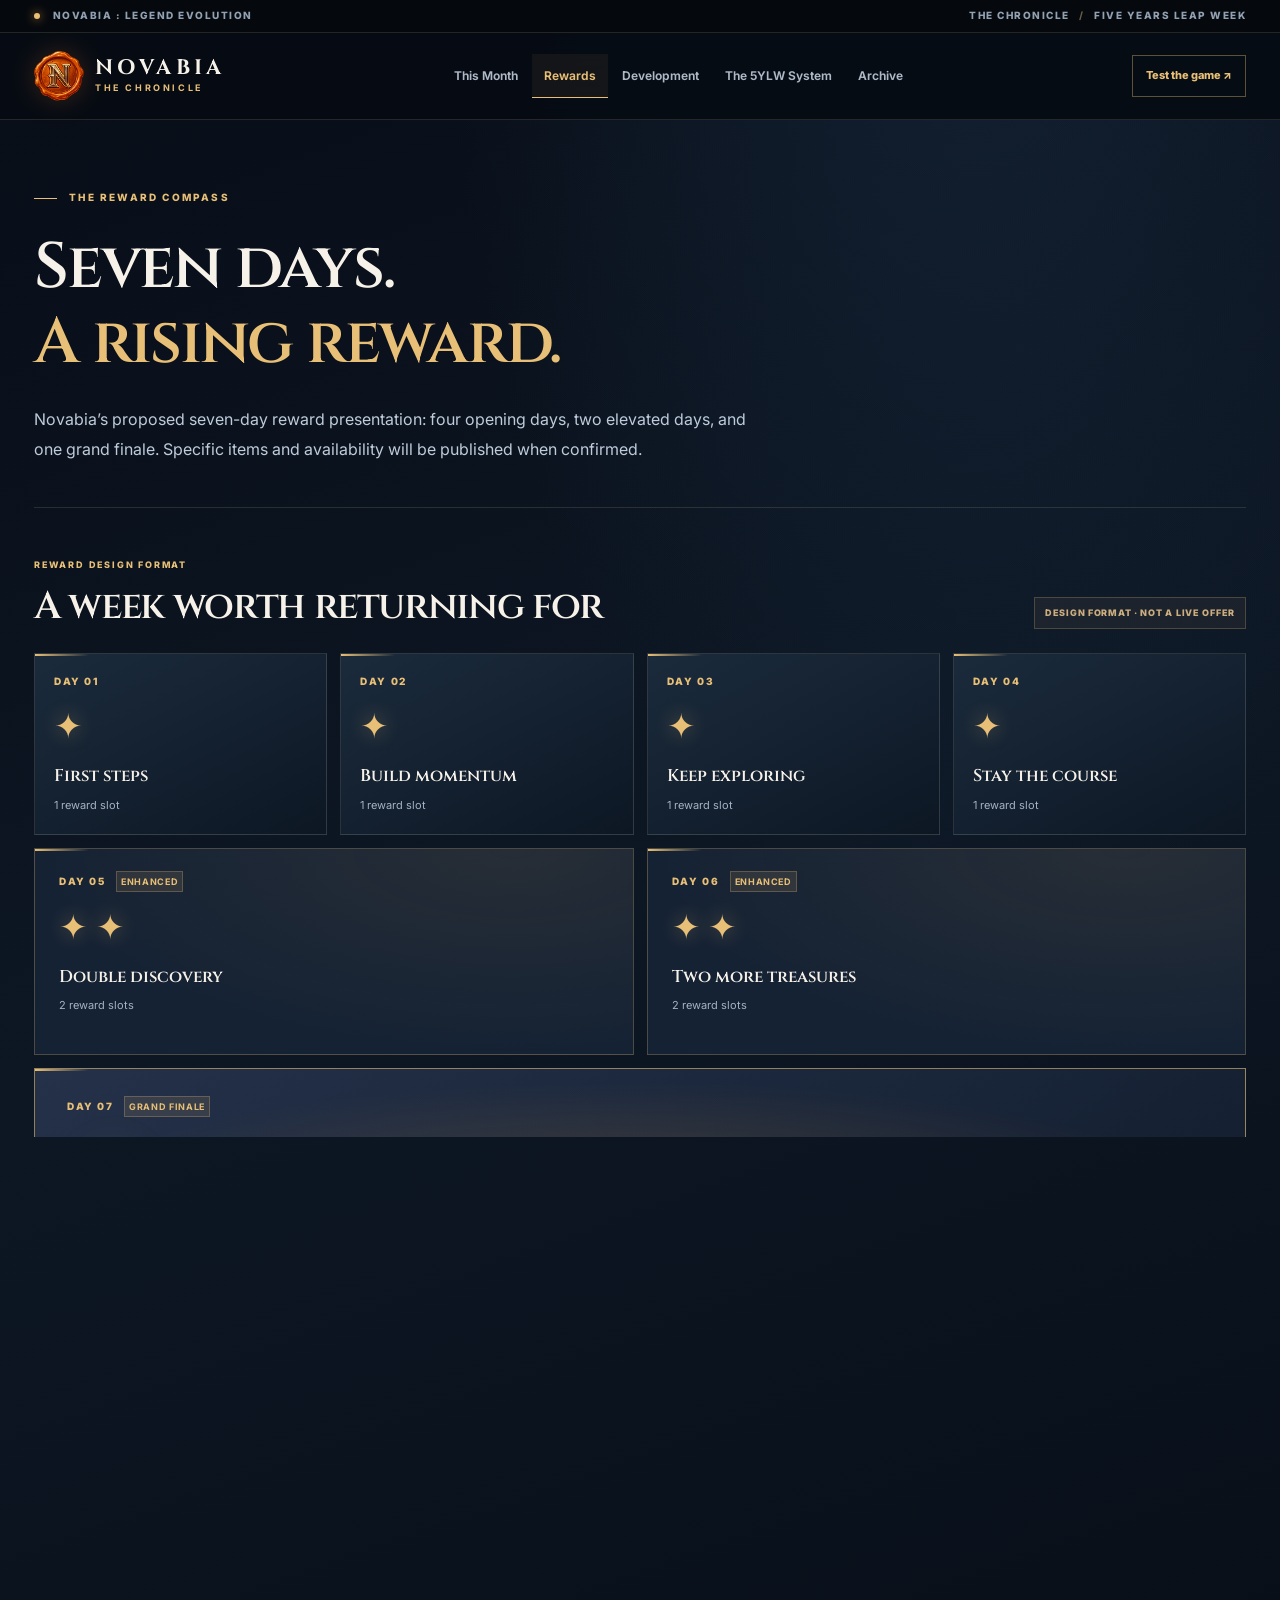
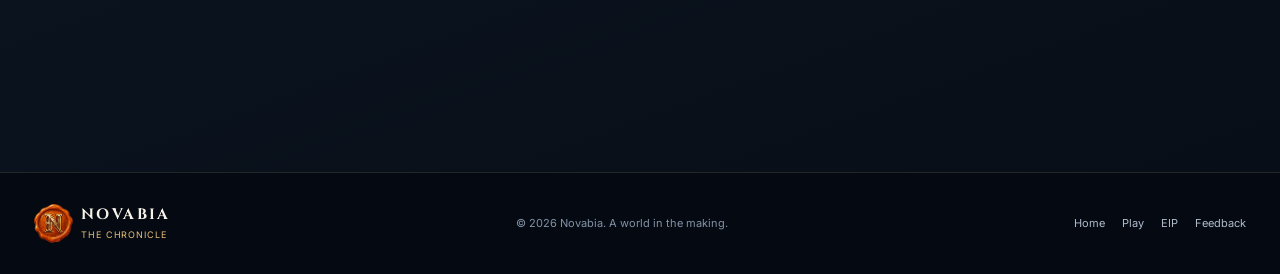
<file: rewards/index.html>
<!doctype html>
<html lang="en">
<head>
  <meta charset="utf-8">
  <meta name="viewport" content="width=device-width, initial-scale=1">
  <meta name="theme-color" content="#080e18">
  <meta name="description" content="The Novabia chronicle: monthly rewards, development updates, and the 5 Years Leap Week calendar.">
  <meta property="og:title" content="Novabia Calendar | The Chronicle">
  <meta property="og:description" content="Explore the Novabia 5YLW calendar, planned rewards and development updates.">
  <meta property="og:type" content="website">
  <meta property="og:url" content="https://calendar.novabia.dev/rewards/">
  <link rel="canonical" href="https://calendar.novabia.dev/rewards/">
  <link rel="icon" href="/favicon.png" type="image/png">
  <link rel="preconnect" href="https://fonts.googleapis.com">
  <link rel="preconnect" href="https://fonts.gstatic.com" crossorigin>
  <link href="https://fonts.googleapis.com/css2?family=Cinzel:wght@400;500;600;700;800&family=Inter:wght@400;500;600;700;800&display=swap" rel="stylesheet">
  <link rel="stylesheet" href="/styles.css">
  <script src="/schedule-data.js" defer></script>
  <script src="/script.js" defer></script>
  <title>Rewards | Novabia Calendar</title>
</head>
<body>
  <a class="skip-link" href="#main">Skip to main content</a>
  <div class="topline"><div class="shell topline-inner"><span><span class="live-dot"></span> NOVABIA : LEGEND EVOLUTION</span><span>THE CHRONICLE <span class="topline-slash">/</span> FIVE YEARS LEAP WEEK</span></div></div>
  <header class="header">
    <div class="shell header-inner">
      <a class="brand" href="/" aria-label="Novabia calendar home"><img src="/favicon.png" alt="Novabia N seal" width="52" height="52"><span class="brand-text"><strong>NOVABIA</strong><small>THE CHRONICLE</small></span></a>
      <button class="menu-toggle" id="menuToggle" type="button" aria-label="Open navigation" aria-controls="primaryNav" aria-expanded="false"><span></span><span></span><span></span></button>
      <nav class="nav" id="primaryNav" aria-label="Calendar sections">
        <a href="/" data-tab="calendar">This Month</a>
        <a href="/rewards/" data-tab="rewards">Rewards</a>
        <a href="/development/" data-tab="development">Development</a>
        <a href="/system/" data-tab="system">The 5YLW System</a>
        <a href="/archive/" data-tab="archive">Archive</a>
      </nav>
      <a class="top-cta" href="https://play.novabia.dev/" target="_blank" rel="noopener noreferrer">Test the game <span aria-hidden="true">↗</span></a>
    </div>
  </header>
  <main id="main" tabindex="-1">
    <section class="page" id="calendar" aria-labelledby="calendar-title" hidden>
      <div class="shell hero-layout">
        <div class="hero-copy">
          <p class="eyebrow"><span class="rule"></span> THE OFFICIAL DEVELOPMENT CHRONICLE</p>
          <h1 id="calendar-title">A new chapter.<br><em>Every cycle.</em></h1>
          <p class="hero-text">Follow Novabia’s journey through the 5 Years Leap Week calendar. One place for upcoming rewards, game-development milestones, and what comes next.</p>
          <div class="hero-actions"><a href="/rewards/" class="btn btn-gold">Explore rewards <span aria-hidden="true">↗</span></a><a href="/development/" class="btn btn-outline">Development journal <span aria-hidden="true">→</span></a></div>
          <p class="hero-disclaimer">Schedules appear here only after they're announced. No unpublished rewards or release dates are implied.</p>
          <div class="hero-stats"><div><strong>13</strong><span>Standard months</span></div><div><strong>28</strong><span>Days per month</span></div><div><strong>04</strong><span>Weeks per month</span></div></div>
        </div>
        <div class="hero-display" aria-label="5YLW calendar today display">
          <div class="display-top"><span>THE 5YLW CLOCK</span><span>EST. DEC 21, 2025</span></div>
          <div class="display-middle"><span class="display-caption">TODAY IN THE CHRONICLE</span><strong id="heroDay">—</strong><span class="display-month" id="heroMonth">MONTH —</span><span class="display-year" id="heroYear">YEAR —</span></div>
          <div class="orbit" aria-hidden="true"><div class="orbit-inner"></div><div class="orbit-core">N</div></div>
          <div class="display-bottom"><span id="heroGregorian">Loading Gregorian date…</span><span class="display-motto">ONE WORLD. MANY PATHS.</span></div>
        </div>
      </div>
      <div class="shell calendar-zone">
        <div class="zone-header"><div><p class="eyebrow tiny">THE MONTHLY COMPASS</p><h2>The monthly calendar</h2><p>Pick a date to view its Gregorian equivalent and any published activity.</p></div><div class="legend"><span><i class="dot-reward"></i> Reward</span><span><i class="dot-dev"></i> Development</span><span><i class="dot-update"></i> Update</span></div></div>
        <div class="calendar-layout">
          <div class="calendar-panel">
            <div class="calendar-toolbar"><div><div class="micro-label">SELECTED CYCLE</div><h3 id="monthTitle">Month — <span>Year —</span></h3><p id="monthRange">—</p></div><div class="month-controls"><label class="visually-hidden" for="yearSelect">Jump to 5YLW year</label><select id="yearSelect" aria-label="Jump to 5YLW year"></select><button id="prevMonth" type="button" aria-label="Previous 5YLW month">‹</button><button id="todayMonth" type="button" class="today-control">Today</button><button id="nextMonth" type="button" aria-label="Next 5YLW month">›</button></div></div>
            <div class="weekday-row" aria-hidden="true"><span>SUN</span><span>MON</span><span>TUE</span><span>WED</span><span>THU</span><span>FRI</span><span>SAT</span></div>
            <div id="calendarGrid" class="calendar-grid" aria-label="5YLW month dates"></div>
            <div class="calendar-bottom"><span id="calendarFootnote">A perpetual four-week grid</span><span id="monthProgress">—</span></div>
          </div>
          <aside class="day-panel" aria-labelledby="dayPanelHeading"><div class="side-accent"></div><p class="micro-label">DAY DETAILS</p><div class="day-identity"><span id="selectedDayNumber">—</span><div><h3 id="dayPanelHeading">Select a day</h3><p id="selectedGregorian">—</p></div></div><div class="day-sep"></div><div id="dayEvents" aria-live="polite"><p class="day-placeholder">Choose a date to view activity.</p></div><div class="day-panel-foot"><span>NEW ANNOUNCEMENTS</span><strong id="eventCount">0 PUBLISHED</strong></div></aside>
        </div>
        <div class="month-strip-header"><span class="micro-label">EXPLORE THE YEAR</span><span id="yearNote">13 standard months</span></div>
        <div class="month-strip" id="monthStrip" aria-label="Choose a 5YLW month"></div>
        <p class="calendar-note">5YLW Year 2026 begins on December 21, 2025, at the chosen solstice anchor. Month names remain numbered until official names are assigned.</p>
      </div>
      <div class="shell lower-band"><div><span class="micro-label">STAY PART OF THE JOURNEY</span><h2>Play the story as it unfolds.</h2><p>Test the vertical slice, share your experience, and help guide the next chapter.</p></div><div class="band-actions"><a href="https://play.novabia.dev/" class="btn btn-gold" target="_blank" rel="noopener noreferrer">Test the vertical slice ↗</a><a href="https://docs.google.com/forms/d/e/1FAIpQLSfmMCT3sIPX58XtDPNlVVBDko5IoXiEAiZLQg-_gIgYaRyeRQ/viewform" target="_blank" rel="noopener noreferrer" class="btn btn-outline">Give feedback ↗</a></div></div>
    </section>
    <section class="page" id="rewards" aria-labelledby="rewards-title">
      <div class="shell page-heading"><p class="eyebrow"><span class="rule"></span> THE REWARD COMPASS</p><h1 id="rewards-title">Seven days.<br><em>A rising reward.</em></h1><p>Novabia’s proposed seven-day reward presentation: four opening days, two elevated days, and one grand finale. Specific items and availability will be published when confirmed.</p></div>
      <div class="shell section-body"><div class="section-caption"><div><span class="micro-label">REWARD DESIGN FORMAT</span><h2>A week worth returning for</h2></div><span class="draft-tag">DESIGN FORMAT · NOT A LIVE OFFER</span></div>
        <div class="reward-grid">
          <div class="reward-day small"><span>DAY 01</span><div class="reward-glyph">✦</div><strong>First steps</strong><small>1 reward slot</small></div>
          <div class="reward-day small"><span>DAY 02</span><div class="reward-glyph">✦</div><strong>Build momentum</strong><small>1 reward slot</small></div>
          <div class="reward-day small"><span>DAY 03</span><div class="reward-glyph">✦</div><strong>Keep exploring</strong><small>1 reward slot</small></div>
          <div class="reward-day small"><span>DAY 04</span><div class="reward-glyph">✦</div><strong>Stay the course</strong><small>1 reward slot</small></div>
          <div class="reward-day medium"><span>DAY 05 <b>ENHANCED</b></span><div class="reward-glyph">✦ ✦</div><strong>Double discovery</strong><small>2 reward slots</small></div>
          <div class="reward-day medium"><span>DAY 06 <b>ENHANCED</b></span><div class="reward-glyph">✦ ✦</div><strong>Two more treasures</strong><small>2 reward slots</small></div>
          <div class="reward-day grand"><span>DAY 07 <b>GRAND FINALE</b></span><div class="grand-center"><div class="grand-symbol">✧</div><div><strong>The seventh-day celebration</strong><p>Three reward slots. The climax of a full week of play.</p></div></div><small>3 reward slots · Contents to be announced</small></div>
        </div>
        <div class="section-caption published-head"><div><span class="micro-label">OFFICIALLY PUBLISHED</span><h2>Reward announcements</h2></div><a href="/" class="text-link">View calendar →</a></div><div id="rewardAnnouncements" class="announcements" aria-live="polite"></div>
        <div class="caution"><strong>About reward timing</strong><p>This page describes the agreed reward-layout concept, not a promise of active daily rewards. Dates, eligibility, contents and in-game claim rules will appear only when officially published.</p></div>
      </div>
    </section>
    <section class="page" id="development" aria-labelledby="dev-title" hidden>
      <div class="shell page-heading"><p class="eyebrow"><span class="rule"></span> FROM IDEA TO INTERACTIVE WORLD</p><h1 id="dev-title">The work behind<br><em>the world.</em></h1><p>Follow Novabia’s development themes as they move toward playable milestones. These are project workstreams, not claims that a specific milestone has shipped.</p></div>
      <div class="shell section-body"><div class="section-caption"><div><span class="micro-label">OUR CORE WORKSTREAMS</span><h2>Built layer by layer</h2></div><span class="draft-tag">DATES PUBLISHED SEPARATELY</span></div>
        <div class="workstream-grid">
          <article class="workstream"><span>01 / WORLD</span><div class="work-icon">◈</div><h3>Provincial journeys</h3><p>Distinct Elemental, Landscape, and Kinetic starting routes, each shaped by its own conflict and objectives.</p><small>STORY & QUEST DESIGN</small></article>
          <article class="workstream"><span>02 / COMPANIONS</span><div class="work-icon">✧</div><h3>Evolution & affinity</h3><p>Branching forms, type interactions, and the Heir–Tutor teaching process behind Stage 3 evolution.</p><small>CREATURE SYSTEMS</small></article>
          <article class="workstream"><span>03 / BATTLE</span><div class="work-icon">⚔</div><h3>Combat & cheers</h3><p>Turn-based decisions, tactical affinities, and companion support abilities beyond direct attacks.</p><small>GAMEPLAY SYSTEMS</small></article>
          <article class="workstream"><span>04 / PROGRESSION</span><div class="work-icon">▤</div><h3>Caravan & supplies</h3><p>Companion care, gear, training books, instruments, supply management and progression systems.</p><small>PLAYER EXPERIENCE</small></article>
          <article class="workstream"><span>05 / BUILD</span><div class="work-icon">⌘</div><h3>Browser vertical slice</h3><p>A Godot browser build for players to test core interactions and provide practical feedback.</p><small>TECHNOLOGY & DELIVERY</small></article>
          <article class="workstream"><span>06 / COMMUNITY</span><div class="work-icon">✦</div><h3>Feedback & iteration</h3><p>Evaluate usability, clarity, difficulty, and companion attachment through structured player feedback.</p><small>VALIDATION</small></article>
        </div>
        <div class="section-caption published-head"><div><span class="micro-label">TIMED UPDATES</span><h2>Development milestones</h2></div><a href="/" class="text-link">Browse the calendar →</a></div><div id="devAnnouncements" class="announcements" aria-live="polite"></div>
        <div class="lower-band inner"><div><span class="micro-label">HELP SHAPE NOVABIA</span><h2>Play. Observe. Tell us.</h2><p>We’re collecting player impressions through the official tester questionnaire.</p></div><div class="band-actions"><a class="btn btn-gold" href="https://docs.google.com/forms/d/e/1FAIpQLSfmMCT3sIPX58XtDPNlVVBDko5IoXiEAiZLQg-_gIgYaRyeRQ/viewform" target="_blank" rel="noopener noreferrer">Tester survey ↗</a></div></div>
      </div>
    </section>
    <section class="page" id="system" aria-labelledby="system-title" hidden>
      <div class="shell page-heading"><p class="eyebrow"><span class="rule"></span> THE SYSTEM UNDER THE CHRONICLE</p><h1 id="system-title">Time, given<br><em>a new rhythm.</em></h1><p>This site uses the proposed Five Years Leap Week (5YLW) model: thirteen identical 28-day months, with a full extra week inserted in qualifying years.</p></div>
      <div class="shell section-body"><div class="principles"><div><strong>13</strong><span>NUMBERED MONTHS</span></div><div><strong>28</strong><span>DAYS IN EACH MONTH</span></div><div><strong>07</strong><span>DAYS IN A LEAP WEEK</span></div><div><strong>364</strong><span>DAYS IN A BASE YEAR</span></div></div>
      <div class="guide-layout"><div class="guide-main"><span class="micro-label">HOW THE CALENDAR WORKS</span><h2>Four weeks. Every month.</h2><p>Each standard month begins on the same weekday and contains four uninterrupted weeks. The day-of-week sequence never skips a day.</p><div class="rules"><div><b>01</b><p><strong>Thirteen standard months</strong><span>Months 01–13 each contain exactly 28 days.</span></p></div><div><b>02</b><p><strong>A fourteenth month in leap years</strong><span>Qualifying years include the seven-day intercalary “Hany’s Week”.</span></p></div><div><b>03</b><p><strong>The Base-5 protocol</strong><span>Add a leap week for years divisible by 5; skip it for years divisible by 50; also skip when (year − 25) is divisible by 400.</span></p></div><div><b>04</b><p><strong>Our epoch</strong><span>Year 2026, Month 01, Day 01 corresponds to December 21, 2025, the epoch specified in the 5YLW proposal.</span></p></div></div></div>
      <div class="converter"><span class="micro-label">INTERACTIVE DATE CONVERTER</span><h3>Find your 5YLW date</h3><label for="gregorianInput">GREGORIAN DATE</label><input id="gregorianInput" type="date" min="2025-12-21" max="2120-12-31"><div class="conversion-result"><small>5YLW EQUIVALENT</small><strong id="convertedDate">—</strong><span id="convertedWeekday">—</span></div><button id="copyDate" type="button" class="btn btn-outline">Copy this date <span aria-hidden="true">⧉</span></button><p class="converter-info" id="converterMessage" role="status">This is a proposal-based converter, not an internationally adopted civil calendar.</p></div></div>
      <p class="system-footnote">Year-label convention: 5YLW Year 2026 starts on 21 December 2025; the leap-week protocol uses the displayed 5YLW year number (for example, 2030 is a leap-week year). The proposed calendar’s 13 standard month names are not assigned, so this site displays Month 01–13.</p>
      </div>
    </section>
    <section class="page" id="archive" aria-labelledby="archive-title" hidden>
      <div class="shell page-heading"><p class="eyebrow"><span class="rule"></span> THE NOVABIA CHRONICLE</p><h1 id="archive-title">Every step<br><em>leaves a mark.</em></h1><p>Past published rewards, updates, and development milestones will be preserved here when they become available.</p></div>
      <div class="shell section-body"><div class="archive-top"><div><span class="micro-label">PUBLISHED RECORD</span><h2>Chronicle archive</h2></div><select id="archiveFilter" aria-label="Filter archived updates"><option value="all">All categories</option><option value="reward">Rewards</option><option value="development">Development</option><option value="update">Announcements</option></select></div><div id="archiveList" class="archive-list" aria-live="polite"></div><div class="archive-guide"><div><span class="micro-label">CROSS THE PROVINCES</span><h3>There's more to discover.</h3><p>Learn about the game's world, read the investor thesis, or try the current build.</p></div><div><a href="https://novabia.dev/" target="_blank" rel="noopener noreferrer">Explore Novabia ↗</a><a href="https://eip.novabia.dev/" target="_blank" rel="noopener noreferrer">Investor portal ↗</a><a href="https://play.novabia.dev/" target="_blank" rel="noopener noreferrer">Play the game ↗</a></div></div></div>
    </section>
  </main>
  <footer class="footer"><div class="shell footer-inner"><div class="footer-logo"><img src="/favicon.png" alt="" width="38" height="38"><span><strong>NOVABIA</strong><small>THE CHRONICLE</small></span></div><p>© <span id="copyrightYear">2026</span> Novabia. A world in the making.</p><div class="footer-links"><a href="https://novabia.dev/">Home</a><a href="https://play.novabia.dev/">Play</a><a href="https://eip.novabia.dev/">EIP</a><a href="https://docs.google.com/forms/d/e/1FAIpQLSfmMCT3sIPX58XtDPNlVVBDko5IoXiEAiZLQg-_gIgYaRyeRQ/viewform" target="_blank" rel="noopener noreferrer">Feedback</a></div></div></footer>
</body>
</html>
</file>
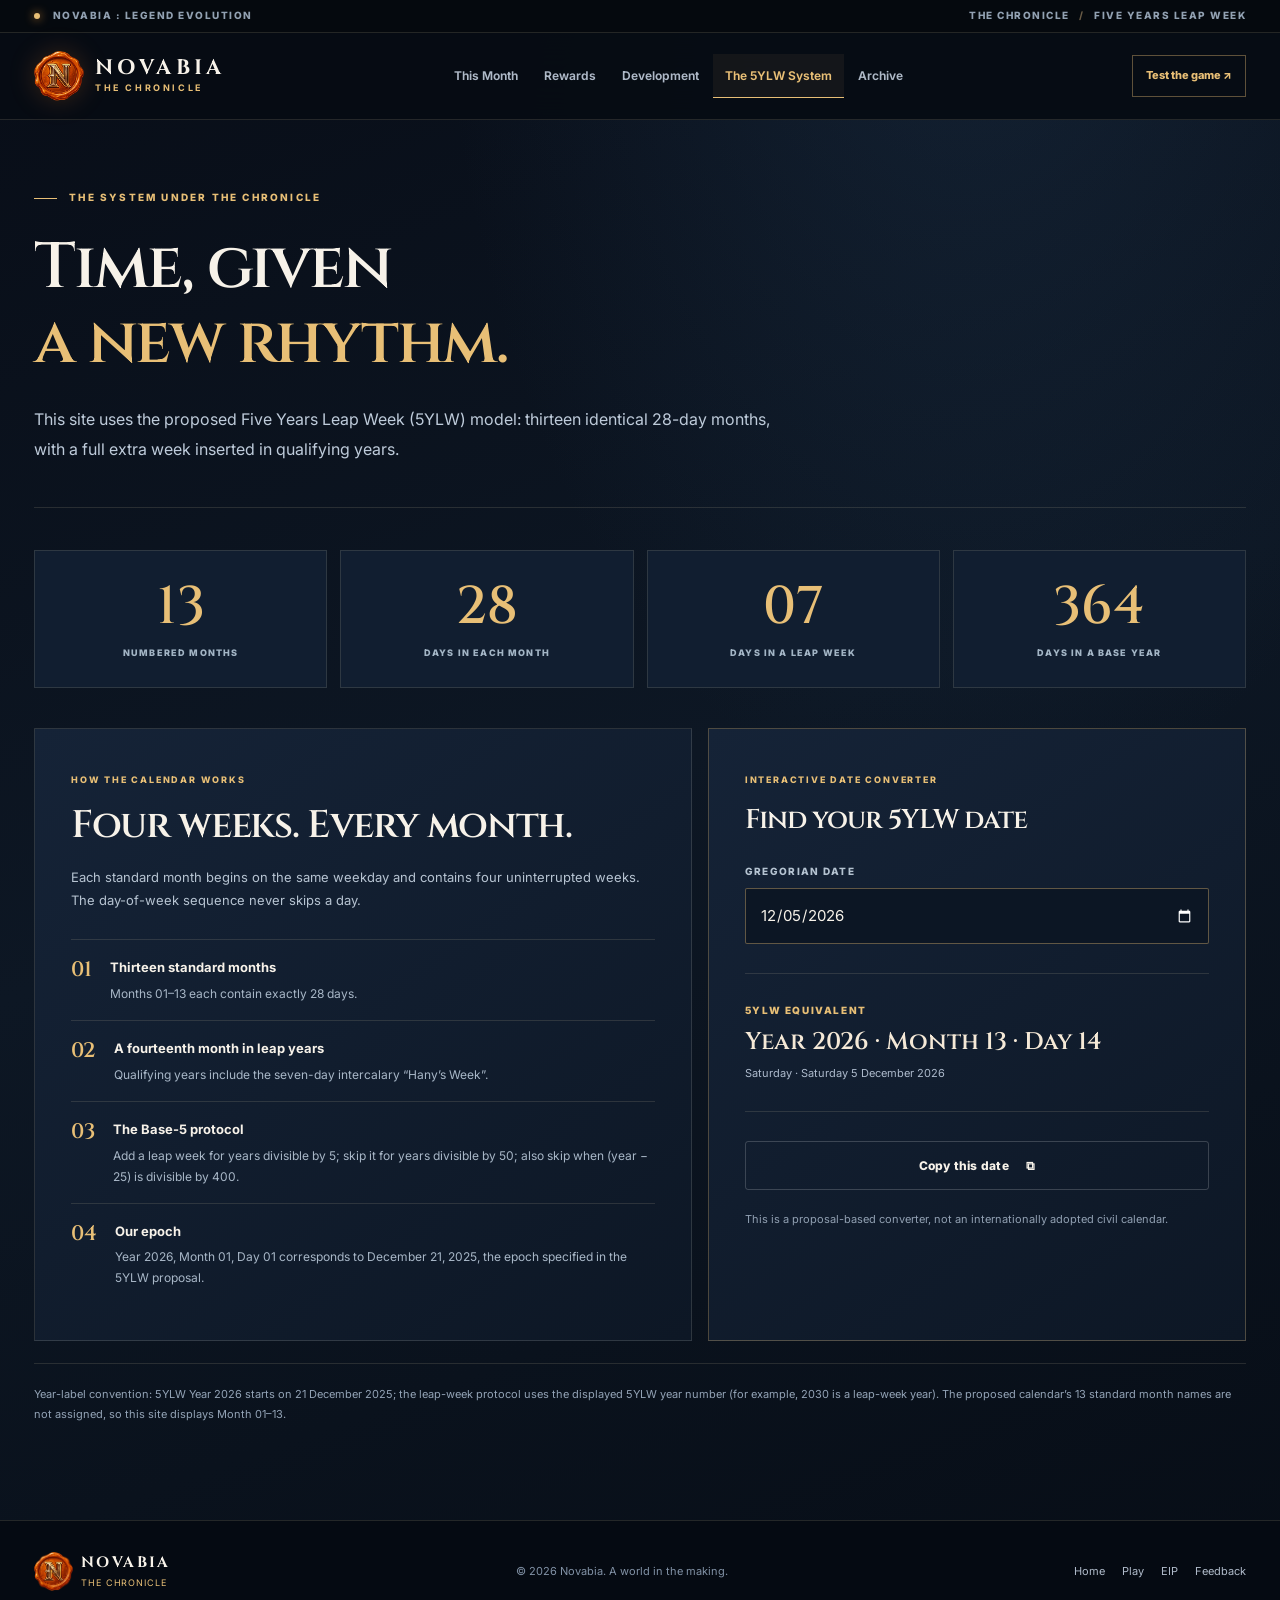
<file: system/index.html>
<!doctype html>
<html lang="en">
<head>
  <meta charset="utf-8">
  <meta name="viewport" content="width=device-width, initial-scale=1">
  <meta name="theme-color" content="#080e18">
  <meta name="description" content="The Novabia chronicle: monthly rewards, development updates, and the 5 Years Leap Week calendar.">
  <meta property="og:title" content="Novabia Calendar | The Chronicle">
  <meta property="og:description" content="Explore the Novabia 5YLW calendar, planned rewards and development updates.">
  <meta property="og:type" content="website">
  <meta property="og:url" content="https://calendar.novabia.dev/system/">
  <link rel="canonical" href="https://calendar.novabia.dev/system/">
  <link rel="icon" href="/favicon.png" type="image/png">
  <link rel="preconnect" href="https://fonts.googleapis.com">
  <link rel="preconnect" href="https://fonts.gstatic.com" crossorigin>
  <link href="https://fonts.googleapis.com/css2?family=Cinzel:wght@400;500;600;700;800&family=Inter:wght@400;500;600;700;800&display=swap" rel="stylesheet">
  <link rel="stylesheet" href="/styles.css">
  <script src="/schedule-data.js" defer></script>
  <script src="/script.js" defer></script>
  <title>The 5YLW System | Novabia Calendar</title>
</head>
<body>
  <a class="skip-link" href="#main">Skip to main content</a>
  <div class="topline"><div class="shell topline-inner"><span><span class="live-dot"></span> NOVABIA : LEGEND EVOLUTION</span><span>THE CHRONICLE <span class="topline-slash">/</span> FIVE YEARS LEAP WEEK</span></div></div>
  <header class="header">
    <div class="shell header-inner">
      <a class="brand" href="/" aria-label="Novabia calendar home"><img src="/favicon.png" alt="Novabia N seal" width="52" height="52"><span class="brand-text"><strong>NOVABIA</strong><small>THE CHRONICLE</small></span></a>
      <button class="menu-toggle" id="menuToggle" type="button" aria-label="Open navigation" aria-controls="primaryNav" aria-expanded="false"><span></span><span></span><span></span></button>
      <nav class="nav" id="primaryNav" aria-label="Calendar sections">
        <a href="/" data-tab="calendar">This Month</a>
        <a href="/rewards/" data-tab="rewards">Rewards</a>
        <a href="/development/" data-tab="development">Development</a>
        <a href="/system/" data-tab="system">The 5YLW System</a>
        <a href="/archive/" data-tab="archive">Archive</a>
      </nav>
      <a class="top-cta" href="https://play.novabia.dev/" target="_blank" rel="noopener noreferrer">Test the game <span aria-hidden="true">↗</span></a>
    </div>
  </header>
  <main id="main" tabindex="-1">
    <section class="page" id="calendar" aria-labelledby="calendar-title" hidden>
      <div class="shell hero-layout">
        <div class="hero-copy">
          <p class="eyebrow"><span class="rule"></span> THE OFFICIAL DEVELOPMENT CHRONICLE</p>
          <h1 id="calendar-title">A new chapter.<br><em>Every cycle.</em></h1>
          <p class="hero-text">Follow Novabia’s journey through the 5 Years Leap Week calendar. One place for upcoming rewards, game-development milestones, and what comes next.</p>
          <div class="hero-actions"><a href="/rewards/" class="btn btn-gold">Explore rewards <span aria-hidden="true">↗</span></a><a href="/development/" class="btn btn-outline">Development journal <span aria-hidden="true">→</span></a></div>
          <p class="hero-disclaimer">Schedules appear here only after they're announced. No unpublished rewards or release dates are implied.</p>
          <div class="hero-stats"><div><strong>13</strong><span>Standard months</span></div><div><strong>28</strong><span>Days per month</span></div><div><strong>04</strong><span>Weeks per month</span></div></div>
        </div>
        <div class="hero-display" aria-label="5YLW calendar today display">
          <div class="display-top"><span>THE 5YLW CLOCK</span><span>EST. DEC 21, 2025</span></div>
          <div class="display-middle"><span class="display-caption">TODAY IN THE CHRONICLE</span><strong id="heroDay">—</strong><span class="display-month" id="heroMonth">MONTH —</span><span class="display-year" id="heroYear">YEAR —</span></div>
          <div class="orbit" aria-hidden="true"><div class="orbit-inner"></div><div class="orbit-core">N</div></div>
          <div class="display-bottom"><span id="heroGregorian">Loading Gregorian date…</span><span class="display-motto">ONE WORLD. MANY PATHS.</span></div>
        </div>
      </div>
      <div class="shell calendar-zone">
        <div class="zone-header"><div><p class="eyebrow tiny">THE MONTHLY COMPASS</p><h2>The monthly calendar</h2><p>Pick a date to view its Gregorian equivalent and any published activity.</p></div><div class="legend"><span><i class="dot-reward"></i> Reward</span><span><i class="dot-dev"></i> Development</span><span><i class="dot-update"></i> Update</span></div></div>
        <div class="calendar-layout">
          <div class="calendar-panel">
            <div class="calendar-toolbar"><div><div class="micro-label">SELECTED CYCLE</div><h3 id="monthTitle">Month — <span>Year —</span></h3><p id="monthRange">—</p></div><div class="month-controls"><label class="visually-hidden" for="yearSelect">Jump to 5YLW year</label><select id="yearSelect" aria-label="Jump to 5YLW year"></select><button id="prevMonth" type="button" aria-label="Previous 5YLW month">‹</button><button id="todayMonth" type="button" class="today-control">Today</button><button id="nextMonth" type="button" aria-label="Next 5YLW month">›</button></div></div>
            <div class="weekday-row" aria-hidden="true"><span>SUN</span><span>MON</span><span>TUE</span><span>WED</span><span>THU</span><span>FRI</span><span>SAT</span></div>
            <div id="calendarGrid" class="calendar-grid" aria-label="5YLW month dates"></div>
            <div class="calendar-bottom"><span id="calendarFootnote">A perpetual four-week grid</span><span id="monthProgress">—</span></div>
          </div>
          <aside class="day-panel" aria-labelledby="dayPanelHeading"><div class="side-accent"></div><p class="micro-label">DAY DETAILS</p><div class="day-identity"><span id="selectedDayNumber">—</span><div><h3 id="dayPanelHeading">Select a day</h3><p id="selectedGregorian">—</p></div></div><div class="day-sep"></div><div id="dayEvents" aria-live="polite"><p class="day-placeholder">Choose a date to view activity.</p></div><div class="day-panel-foot"><span>NEW ANNOUNCEMENTS</span><strong id="eventCount">0 PUBLISHED</strong></div></aside>
        </div>
        <div class="month-strip-header"><span class="micro-label">EXPLORE THE YEAR</span><span id="yearNote">13 standard months</span></div>
        <div class="month-strip" id="monthStrip" aria-label="Choose a 5YLW month"></div>
        <p class="calendar-note">5YLW Year 2026 begins on December 21, 2025, at the chosen solstice anchor. Month names remain numbered until official names are assigned.</p>
      </div>
      <div class="shell lower-band"><div><span class="micro-label">STAY PART OF THE JOURNEY</span><h2>Play the story as it unfolds.</h2><p>Test the vertical slice, share your experience, and help guide the next chapter.</p></div><div class="band-actions"><a href="https://play.novabia.dev/" class="btn btn-gold" target="_blank" rel="noopener noreferrer">Test the vertical slice ↗</a><a href="https://docs.google.com/forms/d/e/1FAIpQLSfmMCT3sIPX58XtDPNlVVBDko5IoXiEAiZLQg-_gIgYaRyeRQ/viewform" target="_blank" rel="noopener noreferrer" class="btn btn-outline">Give feedback ↗</a></div></div>
    </section>
    <section class="page" id="rewards" aria-labelledby="rewards-title" hidden>
      <div class="shell page-heading"><p class="eyebrow"><span class="rule"></span> THE REWARD COMPASS</p><h1 id="rewards-title">Seven days.<br><em>A rising reward.</em></h1><p>Novabia’s proposed seven-day reward presentation: four opening days, two elevated days, and one grand finale. Specific items and availability will be published when confirmed.</p></div>
      <div class="shell section-body"><div class="section-caption"><div><span class="micro-label">REWARD DESIGN FORMAT</span><h2>A week worth returning for</h2></div><span class="draft-tag">DESIGN FORMAT · NOT A LIVE OFFER</span></div>
        <div class="reward-grid">
          <div class="reward-day small"><span>DAY 01</span><div class="reward-glyph">✦</div><strong>First steps</strong><small>1 reward slot</small></div>
          <div class="reward-day small"><span>DAY 02</span><div class="reward-glyph">✦</div><strong>Build momentum</strong><small>1 reward slot</small></div>
          <div class="reward-day small"><span>DAY 03</span><div class="reward-glyph">✦</div><strong>Keep exploring</strong><small>1 reward slot</small></div>
          <div class="reward-day small"><span>DAY 04</span><div class="reward-glyph">✦</div><strong>Stay the course</strong><small>1 reward slot</small></div>
          <div class="reward-day medium"><span>DAY 05 <b>ENHANCED</b></span><div class="reward-glyph">✦ ✦</div><strong>Double discovery</strong><small>2 reward slots</small></div>
          <div class="reward-day medium"><span>DAY 06 <b>ENHANCED</b></span><div class="reward-glyph">✦ ✦</div><strong>Two more treasures</strong><small>2 reward slots</small></div>
          <div class="reward-day grand"><span>DAY 07 <b>GRAND FINALE</b></span><div class="grand-center"><div class="grand-symbol">✧</div><div><strong>The seventh-day celebration</strong><p>Three reward slots. The climax of a full week of play.</p></div></div><small>3 reward slots · Contents to be announced</small></div>
        </div>
        <div class="section-caption published-head"><div><span class="micro-label">OFFICIALLY PUBLISHED</span><h2>Reward announcements</h2></div><a href="/" class="text-link">View calendar →</a></div><div id="rewardAnnouncements" class="announcements" aria-live="polite"></div>
        <div class="caution"><strong>About reward timing</strong><p>This page describes the agreed reward-layout concept, not a promise of active daily rewards. Dates, eligibility, contents and in-game claim rules will appear only when officially published.</p></div>
      </div>
    </section>
    <section class="page" id="development" aria-labelledby="dev-title" hidden>
      <div class="shell page-heading"><p class="eyebrow"><span class="rule"></span> FROM IDEA TO INTERACTIVE WORLD</p><h1 id="dev-title">The work behind<br><em>the world.</em></h1><p>Follow Novabia’s development themes as they move toward playable milestones. These are project workstreams, not claims that a specific milestone has shipped.</p></div>
      <div class="shell section-body"><div class="section-caption"><div><span class="micro-label">OUR CORE WORKSTREAMS</span><h2>Built layer by layer</h2></div><span class="draft-tag">DATES PUBLISHED SEPARATELY</span></div>
        <div class="workstream-grid">
          <article class="workstream"><span>01 / WORLD</span><div class="work-icon">◈</div><h3>Provincial journeys</h3><p>Distinct Elemental, Landscape, and Kinetic starting routes, each shaped by its own conflict and objectives.</p><small>STORY & QUEST DESIGN</small></article>
          <article class="workstream"><span>02 / COMPANIONS</span><div class="work-icon">✧</div><h3>Evolution & affinity</h3><p>Branching forms, type interactions, and the Heir–Tutor teaching process behind Stage 3 evolution.</p><small>CREATURE SYSTEMS</small></article>
          <article class="workstream"><span>03 / BATTLE</span><div class="work-icon">⚔</div><h3>Combat & cheers</h3><p>Turn-based decisions, tactical affinities, and companion support abilities beyond direct attacks.</p><small>GAMEPLAY SYSTEMS</small></article>
          <article class="workstream"><span>04 / PROGRESSION</span><div class="work-icon">▤</div><h3>Caravan & supplies</h3><p>Companion care, gear, training books, instruments, supply management and progression systems.</p><small>PLAYER EXPERIENCE</small></article>
          <article class="workstream"><span>05 / BUILD</span><div class="work-icon">⌘</div><h3>Browser vertical slice</h3><p>A Godot browser build for players to test core interactions and provide practical feedback.</p><small>TECHNOLOGY & DELIVERY</small></article>
          <article class="workstream"><span>06 / COMMUNITY</span><div class="work-icon">✦</div><h3>Feedback & iteration</h3><p>Evaluate usability, clarity, difficulty, and companion attachment through structured player feedback.</p><small>VALIDATION</small></article>
        </div>
        <div class="section-caption published-head"><div><span class="micro-label">TIMED UPDATES</span><h2>Development milestones</h2></div><a href="/" class="text-link">Browse the calendar →</a></div><div id="devAnnouncements" class="announcements" aria-live="polite"></div>
        <div class="lower-band inner"><div><span class="micro-label">HELP SHAPE NOVABIA</span><h2>Play. Observe. Tell us.</h2><p>We’re collecting player impressions through the official tester questionnaire.</p></div><div class="band-actions"><a class="btn btn-gold" href="https://docs.google.com/forms/d/e/1FAIpQLSfmMCT3sIPX58XtDPNlVVBDko5IoXiEAiZLQg-_gIgYaRyeRQ/viewform" target="_blank" rel="noopener noreferrer">Tester survey ↗</a></div></div>
      </div>
    </section>
    <section class="page" id="system" aria-labelledby="system-title">
      <div class="shell page-heading"><p class="eyebrow"><span class="rule"></span> THE SYSTEM UNDER THE CHRONICLE</p><h1 id="system-title">Time, given<br><em>a new rhythm.</em></h1><p>This site uses the proposed Five Years Leap Week (5YLW) model: thirteen identical 28-day months, with a full extra week inserted in qualifying years.</p></div>
      <div class="shell section-body"><div class="principles"><div><strong>13</strong><span>NUMBERED MONTHS</span></div><div><strong>28</strong><span>DAYS IN EACH MONTH</span></div><div><strong>07</strong><span>DAYS IN A LEAP WEEK</span></div><div><strong>364</strong><span>DAYS IN A BASE YEAR</span></div></div>
      <div class="guide-layout"><div class="guide-main"><span class="micro-label">HOW THE CALENDAR WORKS</span><h2>Four weeks. Every month.</h2><p>Each standard month begins on the same weekday and contains four uninterrupted weeks. The day-of-week sequence never skips a day.</p><div class="rules"><div><b>01</b><p><strong>Thirteen standard months</strong><span>Months 01–13 each contain exactly 28 days.</span></p></div><div><b>02</b><p><strong>A fourteenth month in leap years</strong><span>Qualifying years include the seven-day intercalary “Hany’s Week”.</span></p></div><div><b>03</b><p><strong>The Base-5 protocol</strong><span>Add a leap week for years divisible by 5; skip it for years divisible by 50; also skip when (year − 25) is divisible by 400.</span></p></div><div><b>04</b><p><strong>Our epoch</strong><span>Year 2026, Month 01, Day 01 corresponds to December 21, 2025, the epoch specified in the 5YLW proposal.</span></p></div></div></div>
      <div class="converter"><span class="micro-label">INTERACTIVE DATE CONVERTER</span><h3>Find your 5YLW date</h3><label for="gregorianInput">GREGORIAN DATE</label><input id="gregorianInput" type="date" min="2025-12-21" max="2120-12-31"><div class="conversion-result"><small>5YLW EQUIVALENT</small><strong id="convertedDate">—</strong><span id="convertedWeekday">—</span></div><button id="copyDate" type="button" class="btn btn-outline">Copy this date <span aria-hidden="true">⧉</span></button><p class="converter-info" id="converterMessage" role="status">This is a proposal-based converter, not an internationally adopted civil calendar.</p></div></div>
      <p class="system-footnote">Year-label convention: 5YLW Year 2026 starts on 21 December 2025; the leap-week protocol uses the displayed 5YLW year number (for example, 2030 is a leap-week year). The proposed calendar’s 13 standard month names are not assigned, so this site displays Month 01–13.</p>
      </div>
    </section>
    <section class="page" id="archive" aria-labelledby="archive-title" hidden>
      <div class="shell page-heading"><p class="eyebrow"><span class="rule"></span> THE NOVABIA CHRONICLE</p><h1 id="archive-title">Every step<br><em>leaves a mark.</em></h1><p>Past published rewards, updates, and development milestones will be preserved here when they become available.</p></div>
      <div class="shell section-body"><div class="archive-top"><div><span class="micro-label">PUBLISHED RECORD</span><h2>Chronicle archive</h2></div><select id="archiveFilter" aria-label="Filter archived updates"><option value="all">All categories</option><option value="reward">Rewards</option><option value="development">Development</option><option value="update">Announcements</option></select></div><div id="archiveList" class="archive-list" aria-live="polite"></div><div class="archive-guide"><div><span class="micro-label">CROSS THE PROVINCES</span><h3>There's more to discover.</h3><p>Learn about the game's world, read the investor thesis, or try the current build.</p></div><div><a href="https://novabia.dev/" target="_blank" rel="noopener noreferrer">Explore Novabia ↗</a><a href="https://eip.novabia.dev/" target="_blank" rel="noopener noreferrer">Investor portal ↗</a><a href="https://play.novabia.dev/" target="_blank" rel="noopener noreferrer">Play the game ↗</a></div></div></div>
    </section>
  </main>
  <footer class="footer"><div class="shell footer-inner"><div class="footer-logo"><img src="/favicon.png" alt="" width="38" height="38"><span><strong>NOVABIA</strong><small>THE CHRONICLE</small></span></div><p>© <span id="copyrightYear">2026</span> Novabia. A world in the making.</p><div class="footer-links"><a href="https://novabia.dev/">Home</a><a href="https://play.novabia.dev/">Play</a><a href="https://eip.novabia.dev/">EIP</a><a href="https://docs.google.com/forms/d/e/1FAIpQLSfmMCT3sIPX58XtDPNlVVBDko5IoXiEAiZLQg-_gIgYaRyeRQ/viewform" target="_blank" rel="noopener noreferrer">Feedback</a></div></div></footer>
</body>
</html>
</file>
<file: styles.css>
:root{--bg:#080d17;--bg2:#0c1522;--panel:#101b2b;--panel2:#152235;--gold:#e8bf76;--gold2:#b78a4d;--orange:#dd913e;--ink:#f7f2e9;--muted:#aab8c9;--dim:#8392a5;--border:rgba(214,201,170,.15);--border2:rgba(232,191,118,.39);--teal:#73bcb6;--blue:#88a9df;--max:1240px}
*{box-sizing:border-box}html{scroll-behavior:smooth}body{margin:0;min-height:100vh;background:radial-gradient(ellipse at 76% -8%,rgba(41,72,104,.3),transparent 39%),linear-gradient(160deg,#080d17,#0d1724 48%,#070d16);color:var(--ink);font:400 15px/1.75 Inter,system-ui,-apple-system,sans-serif;-webkit-font-smoothing:antialiased}a{color:inherit}button,input,select{font:inherit}button{cursor:pointer}button:focus-visible,a:focus-visible,input:focus-visible,select:focus-visible{outline:2px solid var(--gold);outline-offset:3px}img{max-width:100%;display:block}h1,h2,h3,p{margin-top:0}h1,h2,h3{font-family:Cinzel,Georgia,serif;letter-spacing:-.035em;line-height:1.18;font-weight:600}h1{font-size:clamp(46px,5.35vw,78px)}h2{font-size:clamp(28px,3vw,43px)}h3{font-size:22px}.shell{width:min(var(--max),calc(100% - 68px));margin:auto}.skip-link{position:absolute;top:-100px;left:10px;padding:12px;background:white;color:black;z-index:200}.skip-link:focus{top:10px}.topline{height:33px;background:#05090e;border-bottom:1px solid var(--border);color:#92a1b2;font-size:10px;font-weight:800;letter-spacing:.15em}.topline-inner{height:100%;display:flex;align-items:center;justify-content:space-between}.live-dot{display:inline-block;width:6px;height:6px;background:var(--gold);border-radius:50%;box-shadow:0 0 10px #d78b35;margin-right:9px}.topline-slash{color:#695b46;margin:0 6px}.header{position:sticky;top:0;z-index:100;background:rgba(7,12,20,.95);border-bottom:1px solid var(--border);backdrop-filter:blur(20px)}.header-inner{height:86px;display:flex;align-items:center;justify-content:space-between;gap:17px}.brand{display:flex;align-items:center;gap:11px;flex-shrink:0;text-decoration:none}.brand img{width:50px;height:50px;object-fit:contain;filter:drop-shadow(0 0 13px rgba(236,124,43,.22))}.brand-text{display:grid;gap:0}.brand strong{font:700 21px/1.1 Cinzel,Georgia,serif;letter-spacing:.21em}.brand small{font-size:9px;letter-spacing:.29em;color:var(--gold);font-weight:700}.nav{display:flex;align-items:center;gap:2px}.nav a{font-size:12px;font-weight:650;text-decoration:none;padding:11px 12px;white-space:nowrap;color:#aeb9c7;border-bottom:1px solid transparent;transition:.2s}.nav a:hover{color:var(--ink)}.nav a[aria-current=page]{background:rgba(232,191,118,.06);color:var(--gold);border-color:var(--gold)}.top-cta{font-size:11px;font-weight:800;color:var(--gold);border:1px solid var(--border2);text-decoration:none;white-space:nowrap;padding:10px 13px}.top-cta:hover{background:rgba(232,191,118,.1)}.menu-toggle{display:none}.page{animation:fadein .3s ease both}.page[hidden]{display:none!important}@keyframes fadein{from{opacity:.5;transform:translateY(5px)}to{opacity:1;transform:translateY(0)}}.eyebrow{font-size:10px;letter-spacing:.22em;font-weight:800;color:var(--gold);margin:0 0 24px}.eyebrow.tiny{font-size:9px;margin-bottom:12px}.rule{display:inline-block;width:23px;height:1px;background:var(--gold);vertical-align:middle;margin-right:8px}.micro-label{font-size:9px;font-weight:800;letter-spacing:.2em;color:var(--gold);line-height:1.4}.hero-layout{min-height:570px;display:grid;grid-template-columns:minmax(0,1.05fr) minmax(0,.95fr);gap:60px;align-items:center;padding:68px 0 73px}.hero-copy h1{margin-bottom:27px}.hero-copy h1 em,.page-heading h1 em{font-style:normal;color:var(--gold)}.hero-text{max-width:570px;color:#c2cede;font-size:16px;line-height:1.9;margin:0 0 29px}.hero-actions{display:flex;gap:12px;flex-wrap:wrap}.btn{display:inline-flex;align-items:center;justify-content:center;gap:17px;min-height:49px;padding:12px 20px;border-radius:3px;border:1px solid rgba(255,255,255,.18);font-size:12px;font-weight:800;text-decoration:none;letter-spacing:.02em;transition:transform .18s,background .18s;color:var(--ink);white-space:nowrap}.btn:hover{transform:translateY(-2px)}.btn-gold{border-color:#ddb76f;color:#111722;background:linear-gradient(135deg,#f2d193,#c6944e);box-shadow:0 8px 26px rgba(205,153,75,.14)}.btn-outline{background:rgba(255,255,255,.025)}.btn-outline:hover{background:rgba(255,255,255,.075);border-color:var(--gold)}.hero-disclaimer{margin:15px 0 29px;color:#8798aa;font-size:10.5px;line-height:1.65}.hero-stats{display:flex;gap:36px;padding-top:22px;border-top:1px solid var(--border)}.hero-stats div{display:flex;flex-direction:column;gap:0}.hero-stats strong{font:500 29px Cinzel,Georgia,serif}.hero-stats span{font-size:9px;letter-spacing:.1em;color:#9aa9bb;text-transform:uppercase}.hero-display{height:420px;position:relative;border:1px solid rgba(227,188,117,.36);background:radial-gradient(ellipse at 50% 53%,rgba(171,119,45,.16),transparent 54%),radial-gradient(ellipse at 55% 42%,#182d3f,#09121e 67%);box-shadow:0 25px 75px rgba(0,0,0,.3);padding:19px;overflow:hidden;isolation:isolate}.hero-display:before,.hero-display:after{position:absolute;content:"";height:28px;width:28px;z-index:4}.hero-display:before{top:-2px;left:-2px;border-top:2px solid var(--gold);border-left:2px solid var(--gold)}.hero-display:after{bottom:-2px;right:-2px;border-bottom:2px solid var(--gold);border-right:2px solid var(--gold)}.display-top,.display-bottom{display:flex;align-items:center;justify-content:space-between;gap:10px;position:relative;z-index:2;font-size:9px;font-weight:800;letter-spacing:.16em;color:#b8a787}.display-top{padding:2px 6px 17px;border-bottom:1px solid var(--border)}.display-bottom{padding:16px 6px 0;border-top:1px solid var(--border);position:absolute;bottom:17px;left:19px;right:19px;color:#9eafc1}.display-motto{color:var(--gold2)}.display-middle{position:absolute;inset:70px 0 55px;display:flex;flex-direction:column;align-items:center;justify-content:center;z-index:3;text-shadow:0 5px 21px #03070e;text-align:center;pointer-events:none}.display-caption{font-size:10px;letter-spacing:.2em;color:#b2becd;font-weight:800}.display-middle strong{font:500 118px/1.03 Cinzel,Georgia,serif;color:#f6e8cf;letter-spacing:-.08em;margin-right:13px}.display-month{font:600 25px/1.4 Cinzel,serif;color:var(--gold);letter-spacing:.05em}.display-year{font-size:10px;color:#a9b7c6;letter-spacing:.25em;margin-top:9px;font-weight:800}.orbit{pointer-events:none;position:absolute;inset:40px 0 15px;display:grid;place-items:center;opacity:.58}.orbit:before,.orbit:after,.orbit-inner{content:"";border:1px solid rgba(228,183,101,.2);border-radius:50%;position:absolute;aspect-ratio:1}.orbit:before{height:310px;border-style:dashed;transform:rotate(24deg)}.orbit:after{height:255px;border-color:rgba(228,183,101,.15);box-shadow:0 0 80px rgba(224,159,73,.06)}.orbit-inner{height:205px;border:1px solid rgba(228,183,101,.28)}.orbit-core{font:700 95px Cinzel,serif;color:rgba(228,183,101,.065)}.calendar-zone{padding:39px 0 85px;border-top:1px solid var(--border)}.zone-header{display:flex;align-items:end;justify-content:space-between;gap:28px;margin-bottom:25px}.zone-header h2{margin:0 0 6px}.zone-header p:not(.eyebrow){font-size:13px;color:var(--muted);margin:0}.legend{display:flex;flex-wrap:wrap;gap:18px;padding-bottom:5px}.legend span{font-size:10px;font-weight:750;color:#b2c0d0;white-space:nowrap}.legend i{display:inline-block;width:8px;height:8px;border-radius:50%;margin-right:6px}.dot-reward{background:var(--gold)}.dot-dev{background:var(--teal)}.dot-update{background:var(--blue)}.calendar-layout{display:grid;grid-template-columns:minmax(0,1.75fr) minmax(285px,.8fr);gap:16px}.calendar-panel,.day-panel{background:linear-gradient(145deg,#142134,#0c1623 78%);border:1px solid var(--border)}.calendar-panel{overflow:hidden}.calendar-toolbar{display:flex;align-items:center;justify-content:space-between;gap:14px;padding:25px 24px 21px;border-bottom:1px solid var(--border)}.calendar-toolbar h3{font-size:25px;margin:4px 0 2px}.calendar-toolbar h3 span{color:var(--gold)}.calendar-toolbar p{font-size:11px;color:#9eafbe;margin:0}.month-controls{display:flex;align-items:center;gap:5px}.month-controls button{background:#1c2a3d;color:#f4e8d5;border:1px solid var(--border);min-height:33px;min-width:35px;font-size:24px;line-height:1}.month-controls button:disabled{opacity:.25;cursor:not-allowed}.month-controls .today-control{font:800 10px Inter,sans-serif;padding:0 13px;letter-spacing:.04em;color:var(--gold);min-width:58px}.weekday-row,.calendar-grid{display:grid;grid-template-columns:repeat(7,minmax(0,1fr))}.weekday-row{background:rgba(0,0,0,.16);border-bottom:1px solid var(--border)}.weekday-row span{text-align:center;padding:13px 2px;font-size:9px;font-weight:850;letter-spacing:.13em;color:#a2acb9}.calendar-grid{padding:9px;gap:5px}.cal-day{min-width:0;min-height:95px;background:rgba(16,28,43,.87);border:1px solid rgba(255,255,255,.055);color:var(--ink);text-align:left;padding:10px 9px 6px;display:flex;flex-direction:column;justify-content:flex-start;position:relative;transition:background .15s,border-color .15s}.cal-day:hover{border-color:rgba(230,190,116,.4);background:rgba(232,191,118,.05)}.cal-day[aria-pressed=true]{border-color:var(--gold);background:rgba(232,191,118,.12);box-shadow:inset 0 0 0 1px rgba(232,191,118,.18)}.cal-day.is-today:after{position:absolute;content:"";right:8px;top:8px;width:5px;height:5px;border-radius:50%;background:var(--gold)}.cal-day .num{font:600 21px/1.1 Cinzel,Georgia,serif;color:#ebebeb}.cal-day .greg{font-size:9px;color:#899caf;margin-top:7px;white-space:nowrap}.cal-day .event-dots{display:flex;gap:4px;margin-top:auto;min-height:11px;padding-top:5px}.event-dots i{width:6px;height:6px;display:block;border-radius:50%}.event-dots .reward{background:var(--gold)}.event-dots .development{background:var(--teal)}.event-dots .update{background:var(--blue)}.cal-day.is-leap{background:rgba(232,191,118,.04)}.calendar-bottom{display:flex;align-items:center;justify-content:space-between;border-top:1px solid var(--border);padding:14px 19px;font-size:10px;color:#8292a4}.day-panel{padding:28px 27px;display:flex;flex-direction:column;position:relative;overflow:hidden;min-height:540px}.side-accent{position:absolute;left:27px;top:0;width:53px;height:2px;background:linear-gradient(90deg,var(--gold),transparent)}.day-identity{display:flex;align-items:center;gap:18px;margin:15px 0 20px}.day-identity>span{font:500 73px/.95 Cinzel,Georgia,serif;color:var(--gold)}.day-identity h3{font-size:20px;margin:0 0 4px}.day-identity p{font-size:11px;color:#99a9b8;margin:0}.day-sep{border-top:1px solid var(--border);margin-bottom:23px}#dayEvents{flex:1}.day-placeholder{font-size:13px;line-height:1.9;color:#a9b7c8}.event-item{border-left:2px solid var(--gold);padding:0 0 17px 16px;margin:0 0 20px}.event-item.development{border-color:var(--teal)}.event-item.update{border-color:var(--blue)}.event-item strong{font-size:13px}.event-item p{color:#aebac9;font-size:12px;margin:5px 0}.event-item .status{font-size:10px;color:var(--gold);text-transform:uppercase;letter-spacing:.07em}.event-item a{font-size:11px;color:var(--gold)}.day-panel-foot{display:flex;align-items:center;justify-content:space-between;gap:10px;padding-top:17px;border-top:1px solid var(--border);font-size:9px;letter-spacing:.12em;color:#8494a7}.day-panel-foot strong{color:var(--gold);font-size:9px}.month-strip-header{margin-top:30px;display:flex;justify-content:space-between;gap:15px;align-items:center}.month-strip-header span:last-child{font-size:10px;color:#a4b0c1}.month-strip{display:grid;grid-template-columns:repeat(13,minmax(0,1fr));gap:6px;margin-top:10px}.month-strip button{height:57px;border:1px solid var(--border);background:#101d2e;color:#aab8c8;text-align:center;padding:5px 2px;min-width:0}.month-strip button:hover{border-color:var(--gold)}.month-strip button[aria-pressed=true]{background:rgba(232,191,118,.12);color:var(--gold);border-color:var(--gold)}.month-strip button strong{display:block;font:650 15px/1.6 Cinzel,serif;color:#f0e9e0}.month-strip button small{display:block;font-size:8px;font-weight:850;letter-spacing:.06em}.calendar-note{font-size:11px;color:#8a9caf;margin:16px 0 0;line-height:1.8}.lower-band{border:1px solid rgba(219,177,108,.2);background:linear-gradient(108deg,rgba(156,111,56,.16),rgba(19,35,52,.77));margin-bottom:77px;padding:31px 36px;display:flex;align-items:center;justify-content:space-between;gap:25px}.lower-band h2{font-size:25px;margin:8px 0}.lower-band p{font-size:12px;color:#bac6d4;margin:0}.band-actions{display:flex;gap:10px;flex-wrap:wrap}.page-heading{padding:69px 0 43px;border-bottom:1px solid var(--border)}.page-heading h1{font-size:clamp(45px,5vw,70px);margin:0 0 22px}.page-heading>p:last-child{max-width:740px;font-size:16px;color:#becbda;line-height:1.9;margin:0}.section-body{padding:42px 0 85px}.section-caption{display:flex;align-items:end;justify-content:space-between;gap:20px;margin-bottom:24px}.section-caption h2{margin:7px 0 0}.draft-tag{padding:7px 10px;background:rgba(232,191,118,.06);color:#ccad80;border:1px solid rgba(232,191,118,.24);font-size:9px;font-weight:850;letter-spacing:.08em}.reward-grid{display:grid;grid-template-columns:repeat(12,minmax(0,1fr));gap:13px}.reward-day{position:relative;min-width:0;background:linear-gradient(153deg,#1b2b3c,#0d1724);border:1px solid var(--border);padding:19px;min-height:182px;display:flex;flex-direction:column;gap:8px}.reward-day:before{content:"";position:absolute;top:0;left:0;width:54px;height:2px;background:linear-gradient(90deg,var(--gold),transparent)}.reward-day.small{grid-column:span 3}.reward-day.medium{grid-column:span 6;min-height:207px;padding:24px;border-color:rgba(232,191,118,.26);background:radial-gradient(ellipse at 80% 0,rgba(185,137,73,.11),transparent 70%),#152234}.reward-day.grand{grid-column:1/-1;min-height:230px;border-color:rgba(232,191,118,.6);padding:29px 32px;background:radial-gradient(ellipse at 49% 50%,rgba(179,127,53,.22),transparent 62%),linear-gradient(145deg,#243149,#121d2e)}.reward-day>span{color:var(--gold);font-size:10px;letter-spacing:.16em;font-weight:850}.reward-day>span b{font-size:9px;background:rgba(232,191,118,.11);border:1px solid rgba(232,191,118,.26);padding:4px;margin-left:7px;letter-spacing:.07em}.reward-glyph{color:var(--gold);font:400 34px/1.7 Georgia,serif;text-shadow:0 0 20px rgba(232,191,118,.45)}.reward-day strong{font:600 17px/1.4 Cinzel,serif}.reward-day small{color:#a5b2c2;font-size:11px}.reward-day.grand .grand-center{display:flex;align-items:center;gap:30px;flex:1}.grand-symbol{font:400 110px/1 Georgia,serif;color:#f7d494;text-shadow:0 0 45px rgba(232,191,118,.33)}.reward-day.grand strong{font-size:26px}.reward-day.grand p{font-size:13px;color:#c9cfdb;max-width:600px}.published-head{margin-top:65px}.text-link{text-decoration:none;font-size:12px;font-weight:800;color:var(--gold);border-bottom:1px solid rgba(232,191,118,.5);padding-bottom:4px}.announcements{display:grid;gap:12px}.empty-state{padding:33px;background:linear-gradient(145deg,#132134,#0b1420);border:1px dashed rgba(232,191,118,.26);display:flex;align-items:center;gap:20px}.empty-state .empty-icon{font:500 36px Cinzel,serif;color:var(--gold)}.empty-state strong{font:600 17px Cinzel,serif}.empty-state p{margin:5px 0 0;font-size:12px;color:#aebbc9}.announcement{padding:21px 24px;background:var(--panel);border:1px solid var(--border);display:flex;gap:20px}.announcement .stamp{white-space:nowrap;font:600 17px Cinzel,serif;color:var(--gold)}.announcement h3{font:600 18px Cinzel,serif;margin-bottom:7px}.announcement p{font-size:12px;color:var(--muted);margin-bottom:8px}.announcement small{font-size:10px;color:#9faebd}.announcement a{font-size:11px;color:var(--gold)}.caution{border-left:2px solid var(--gold);padding:0 0 0 18px;margin-top:25px}.caution strong{font-size:12px;color:#e2c495}.caution p{font-size:11px;color:#9aabba;line-height:1.8;max-width:840px;margin:5px 0}.workstream-grid{display:grid;grid-template-columns:repeat(3,minmax(0,1fr));gap:14px}.workstream{background:linear-gradient(145deg,#152235,#0d1725);border:1px solid var(--border);padding:27px;min-height:295px;display:flex;flex-direction:column}.workstream>span{font-size:9px;letter-spacing:.17em;font-weight:800;color:var(--gold)}.work-icon{font:400 33px Georgia,serif;color:#dfbd82;margin:22px 0 13px}.workstream h3{font-size:20px;margin:0 0 12px}.workstream p{font-size:12px;color:#adbac9;line-height:1.85;margin:0}.workstream small{font-size:9px;letter-spacing:.1em;font-weight:800;color:#859aad;margin-top:auto;padding-top:27px}.lower-band.inner{margin:55px 0 0}.principles{display:grid;grid-template-columns:repeat(4,minmax(0,1fr));gap:13px;margin-bottom:40px}.principles>div{border:1px solid var(--border);background:#111e30;padding:27px 15px;display:grid;gap:7px;text-align:center}.principles strong{font:550 53px/1.12 Cinzel,serif;color:var(--gold)}.principles span{font-size:9px;font-weight:850;letter-spacing:.13em;color:#a3b5c5}.guide-layout{display:grid;grid-template-columns:minmax(0,1.1fr) minmax(320px,.9fr);gap:16px}.guide-main,.converter{background:linear-gradient(145deg,#152337,#0d1725);border:1px solid var(--border);padding:36px}.guide-main h2{margin:11px 0 18px}.guide-main>p{font-size:13px;color:#b7c4d2;max-width:630px}.rules{margin-top:28px}.rules>div{display:flex;gap:18px;align-items:start;border-top:1px solid var(--border);padding:16px 0}.rules>div b{font:600 21px Cinzel,serif;color:var(--gold)}.rules p{display:grid;gap:4px;margin:0}.rules p strong{font-size:13px}.rules p span{font-size:12px;color:#a8b7c7}.converter{border-color:rgba(232,191,118,.29)}.converter h3{margin:13px 0 26px;font-size:27px}.converter label{display:block;font-size:10px;letter-spacing:.13em;font-weight:800;color:#b5c3d1;margin-bottom:8px}.converter input{padding:13px 14px;width:100%;background:#0c1624;color:var(--ink);border:1px solid var(--border2);color-scheme:dark;border-radius:2px}.conversion-result{display:grid;gap:4px;border-top:1px solid var(--border);border-bottom:1px solid var(--border);padding:28px 0;margin:29px 0}.conversion-result small{color:var(--gold);font-size:10px;letter-spacing:.16em;font-weight:850}.conversion-result strong{font:600 24px/1.5 Cinzel,serif;color:#f5e9d7}.conversion-result span{font-size:11px;color:#adbacc}.converter .btn{background:transparent;width:100%}.converter-info{font-size:11px;color:#91a0b2;line-height:1.7;margin:20px 0 0}.system-footnote{border-top:1px solid var(--border);padding-top:21px;margin-top:22px;font-size:11px;color:#93a3b6}.archive-top{display:flex;align-items:end;justify-content:space-between;gap:20px;margin-bottom:22px}.archive-top h2{margin:7px 0 0}.archive-top select{background:#152337;color:var(--ink);border:1px solid var(--border2);padding:11px 13px;border-radius:2px;max-width:100%}.archive-list{display:grid;gap:13px}.archive-guide{display:flex;align-items:center;justify-content:space-between;gap:30px;border-top:1px solid var(--border);margin-top:48px;padding-top:28px}.archive-guide h3{margin:12px 0 6px}.archive-guide p{font-size:12px;color:#aebbc9}.archive-guide>div:last-child{display:grid;gap:12px}.archive-guide a{font-size:12px;color:var(--gold);text-decoration:none}.footer{border-top:1px solid var(--border);background:#050a12;padding:31px 0}.footer-inner{display:flex;align-items:center;justify-content:space-between;gap:25px}.footer-logo{display:flex;align-items:center;gap:8px}.footer-logo img{width:39px;height:39px}.footer-logo span{display:grid;gap:2px}.footer-logo strong{font:700 15px Cinzel,serif;letter-spacing:.16em}.footer-logo small{font-size:9px;color:var(--gold);letter-spacing:.1em}.footer-inner p{font-size:11px;color:#8292a6;margin:0}.footer-links{display:flex;gap:17px;flex-wrap:wrap}.footer-links a{text-decoration:none;font-size:11px;color:#b0bbca}.footer-links a:hover{color:var(--gold)}
@media(max-width:1130px){.shell{width:min(var(--max),calc(100% - 46px))}.header-inner{gap:9px}.nav a{padding:11px 9px}.top-cta{display:none}.hero-layout{gap:35px}.calendar-layout{grid-template-columns:minmax(0,1.5fr) minmax(255px,.8fr)}.cal-day{min-height:80px;padding:9px 6px}.month-strip{grid-template-columns:repeat(7,minmax(0,1fr))}}
@media(max-width:920px){.header-inner{height:72px}.brand img{width:45px;height:45px}.nav{display:none;position:absolute;top:100%;left:0;right:0;flex-direction:column;align-items:stretch;background:#0b1523;padding:14px 22px 20px;border-bottom:1px solid var(--border2);box-shadow:0 22px 55px rgba(0,0,0,.55)}.nav.open{display:flex}.nav a{font-size:14px;padding:11px 14px}.menu-toggle{display:block;margin-left:auto;width:43px;height:41px;border:1px solid var(--border);background:#102035}.menu-toggle span{width:20px;height:2px;display:block;background:var(--gold);margin:5px auto}.hero-layout{grid-template-columns:1fr;padding:54px 0}.hero-display{max-width:650px;width:100%;margin:auto}.calendar-layout{grid-template-columns:1fr}.day-panel{min-height:310px}.hero-stats{max-width:600px}.guide-layout{grid-template-columns:1fr}.workstream-grid{grid-template-columns:repeat(2,minmax(0,1fr))}.footer-inner{flex-wrap:wrap}.lower-band{align-items:start;flex-direction:column}.principles strong{font-size:40px}}
@media(max-width:620px){body{font-size:14px}.shell{width:calc(100% - 30px)}.topline-inner>span:last-child{display:none}.topline{font-size:9px}.brand strong{font-size:18px}.hero-layout{padding:44px 0 46px}.hero-copy h1{font-size:clamp(40px,12vw,61px)}.hero-text{font-size:14px}.hero-actions{flex-direction:column}.hero-actions .btn{width:100%}.hero-stats{gap:12px;justify-content:space-between}.hero-stats strong{font-size:24px}.hero-stats span{font-size:8px}.hero-display{height:355px}.display-middle strong{font-size:95px}.display-top,.display-bottom{font-size:7.5px}.display-month{font-size:21px}.orbit:before{height:260px}.orbit:after{height:220px}.orbit-inner{height:180px}.calendar-zone{padding:25px 0 52px}.zone-header{display:block}.legend{margin-top:15px}.calendar-toolbar{padding:18px 12px;gap:9px}.calendar-toolbar h3{font-size:19px}.calendar-toolbar p{font-size:9px}.month-controls button{min-height:31px;min-width:29px}.month-controls .today-control{padding:0 7px;min-width:46px}.weekday-row span{font-size:8px;padding:9px 0}.calendar-grid{gap:3px;padding:5px}.cal-day{min-height:73px;padding:7px 4px}.cal-day .num{font-size:16px}.cal-day .greg{font-size:8px;margin-top:5px}.cal-day .event-dots{gap:2px}.event-dots i{width:4px;height:4px}.cal-day.is-today:after{width:4px;height:4px;right:4px;top:4px}.day-panel{padding:22px;min-height:300px}.month-strip{grid-template-columns:repeat(7,minmax(0,1fr));gap:4px}.month-strip button{height:51px}.month-strip button strong{font-size:14px}.lower-band{padding:23px;margin-bottom:50px}.band-actions{width:100%;flex-direction:column}.band-actions .btn{width:100%}.page-heading{padding:44px 0 28px}.page-heading h1{font-size:clamp(36px,10vw,50px)}.page-heading>p:last-child{font-size:13px}.section-body{padding:28px 0 55px}.section-caption{align-items:start;flex-direction:column;gap:9px}.section-caption h2{font-size:29px}.reward-grid{gap:9px}.reward-day.small{grid-column:span 6;min-height:170px}.reward-day.medium{grid-column:span 6;padding:16px;min-height:180px}.reward-day{padding:15px}.reward-day strong{font-size:15px}.reward-day>span{font-size:9px}.reward-day>span b{display:block;width:max-content;margin:5px 0 0;font-size:8px}.reward-day.grand{padding:22px;min-height:205px}.reward-day.grand .grand-center{gap:15px}.grand-symbol{font-size:76px}.reward-day.grand strong{font-size:19px}.reward-day.grand p{font-size:11px}.workstream-grid{grid-template-columns:1fr}.workstream{min-height:245px}.principles{grid-template-columns:repeat(2,1fr)}.principles strong{font-size:39px}.guide-main,.converter{padding:22px}.rules>div{gap:11px}.conversion-result strong{font-size:20px}.archive-guide{align-items:start;flex-direction:column}.footer-inner{display:grid;gap:16px}.empty-state{padding:24px}.announcements .announcement{display:block}.announcement .stamp{display:block;margin-bottom:10px}}
@media(max-width:365px){.shell{width:calc(100% - 20px)}.cal-day .greg{font-size:7px}.cal-day{padding:6px 2px}.calendar-toolbar h3{font-size:17px}.month-controls .today-control{font-size:9px;min-width:40px}.display-motto{display:none}}
@media(prefers-reduced-motion:reduce){html{scroll-behavior:auto}.page{animation:none}.btn{transition:none}}

.visually-hidden{position:absolute!important;width:1px;height:1px;padding:0;margin:-1px;overflow:hidden;clip:rect(0,0,0,0);white-space:nowrap;border:0}.month-controls select{min-height:33px;background:#1c2a3d;color:var(--gold);border:1px solid var(--border);font-size:10px;font-weight:800;padding:0 7px;max-width:83px}@media(max-width:620px){.calendar-toolbar{flex-wrap:wrap}.calendar-toolbar>div:first-child{flex:1 1 100%}.month-controls{width:100%;justify-content:flex-end}.month-controls select{margin-right:auto}}
</file>
